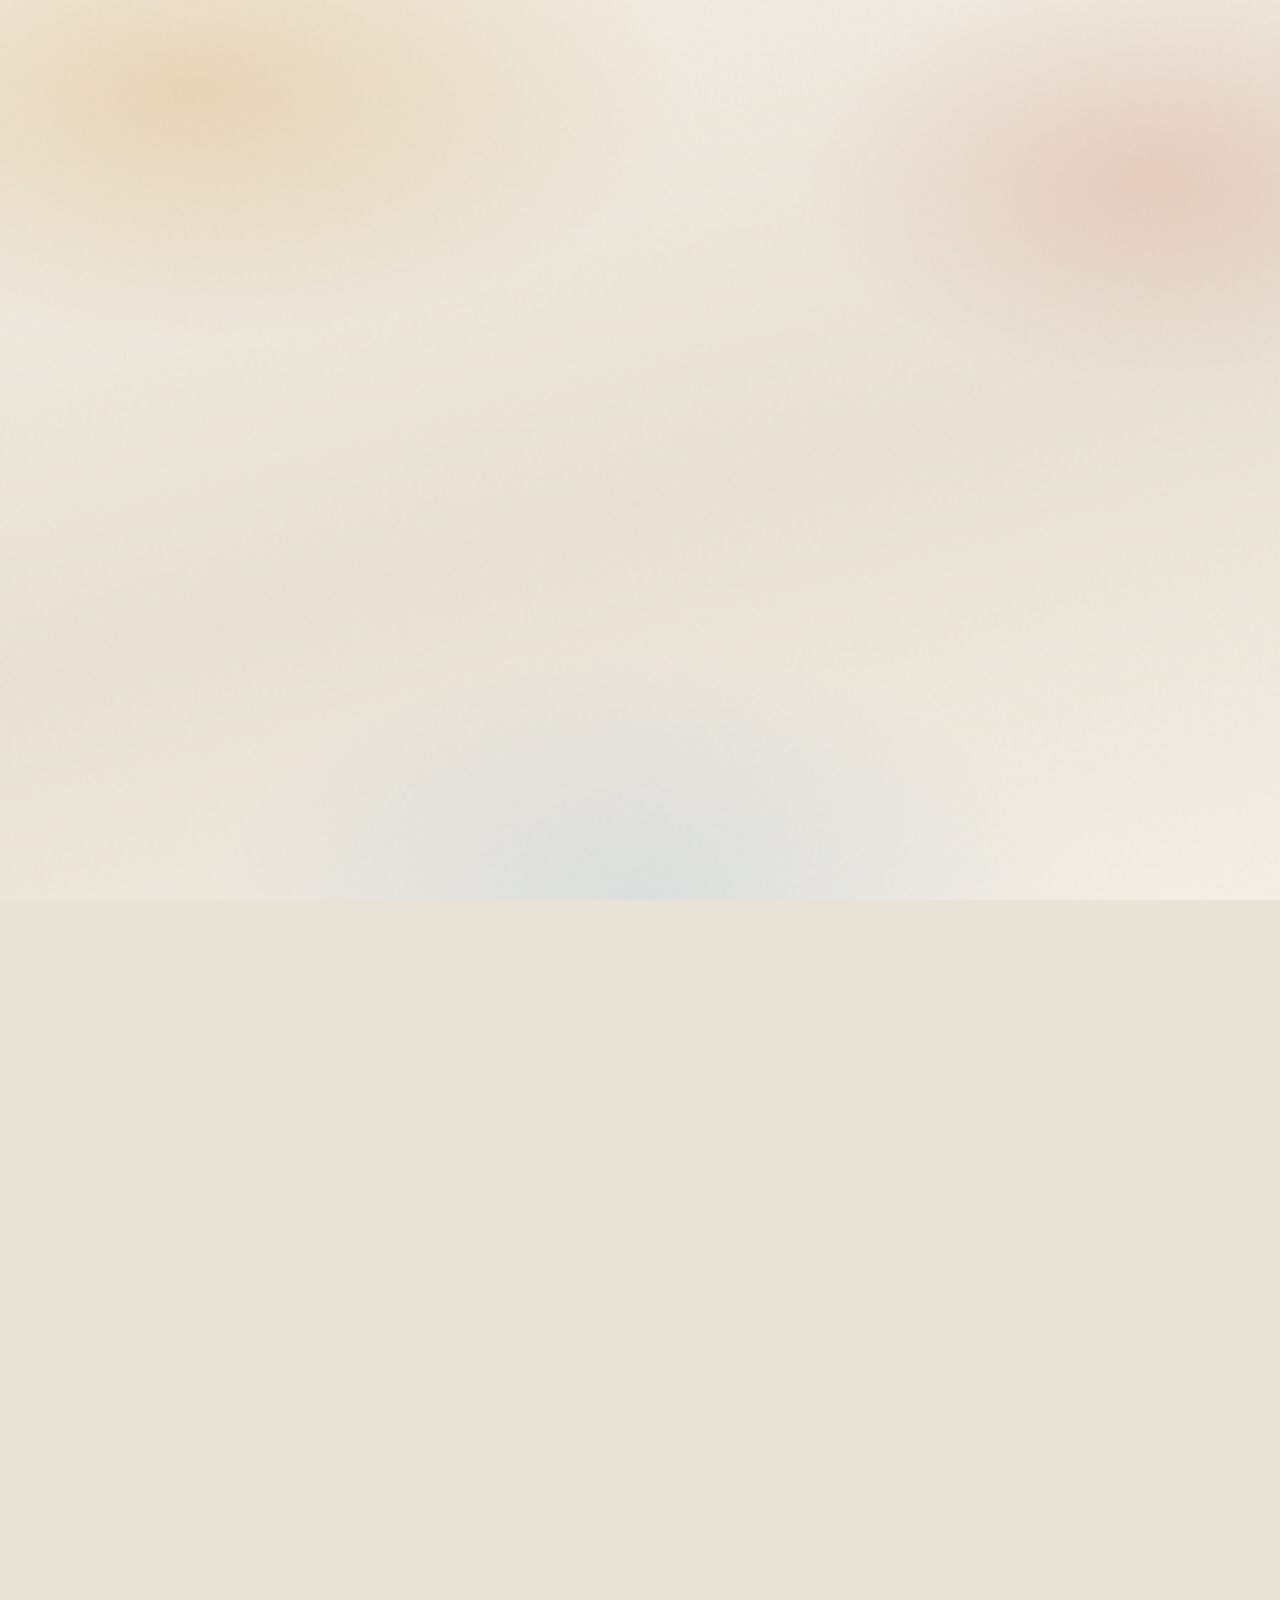
<file: index.html>
﻿<!doctype html>
<html lang="ru" data-theme="dark">
  <head>
    <meta charset="UTF-8" />
    <meta name="viewport" content="width=device-width, initial-scale=1.0, viewport-fit=cover" />
    <meta
      name="description"
      content="SURKINO — афиша кино в Сургуте. Расписание Синема Парк, Каро Фильм, Мир, Вершина, Галактика."
    />
    <title>SURKINO — афиша кино в Сургуте</title>
    <link rel="icon" type="image/svg+xml" href="favicon.svg" />
    <link rel="preconnect" href="https://fonts.googleapis.com" />
    <link rel="preconnect" href="https://fonts.gstatic.com" crossorigin />
    <link
      href="https://fonts.googleapis.com/css2?family=Bebas+Neue&family=Manrope:wght@400;500;600;700&display=swap"
      rel="stylesheet"
    />
    <link rel="stylesheet" href="css/styles.css" />
    <script>
      (function () {
        try {
          if (sessionStorage.getItem("surkino-intro-done")) return;
          var internal = false;
          try {
            internal =
              document.referrer &&
              new URL(document.referrer).origin === location.origin;
          } catch (e) {}
          if (internal) {
            sessionStorage.setItem("surkino-intro-done", "1");
            return;
          }
          document.documentElement.classList.add("intro-pending");
        } catch (e) {
          document.documentElement.classList.add("intro-pending");
        }
      })();
    </script>
    <script>
      (function () {
        if (!document.documentElement.classList.contains("intro-pending")) {
          document.documentElement.classList.add("boot-pending");
        }
      })();
    </script>
  </head>
  <body class="page-home">
    <div id="intro" class="intro" hidden aria-hidden="true">
      <div class="intro-screen">
        <p class="intro-word">SURKINO</p>
      </div>
    </div>

    <header id="site-header" class="site-header site-reveal"></header>

    <main class="site-reveal">
      <section class="hero">
        <div class="hero-stage container">
          <div class="hero-glow hero-glow-a" aria-hidden="true"></div>
          <div class="hero-glow hero-glow-b" aria-hidden="true"></div>
          <div class="hero-glow hero-glow-c" aria-hidden="true"></div>

          <div class="hero-content">
            <p class="eyebrow">Сургут · кинопрокат</p>
            <h1>SURKINO</h1>
            <p class="hero-lead">
              Добро пожаловать. Расписание всех кинотеатров города — в одном месте.
            </p>
            <div class="hero-actions">
              <a href="schedule.html" class="btn btn-primary">Смотреть расписание</a>
              <a href="films.html" class="btn btn-glass">Все фильмы</a>
            </div>
            <div class="hero-stats" id="hero-stats"></div>
          </div>
        </div>
      </section>

      <section class="section">
        <div class="container">
          <div class="section-head">
            <div>
              <h2>Сегодня в городе</h2>
              <p>Выберите день — покажем сеансы по всем площадкам.</p>
            </div>
            <a href="schedule.html" class="btn btn-glass btn-sm">Полное расписание</a>
          </div>
          <div class="date-strip" id="date-strip" role="tablist" aria-label="Дата сеансов"></div>
          <div class="schedule-list" id="schedule-list" style="margin-top: 1.25rem"></div>
        </div>
      </section>

      <section class="section">
        <div class="container">
          <div class="section-head">
            <div>
              <h2>В прокате</h2>
              <p>Классика и новинки — 30 лент с постерами.</p>
            </div>
            <a href="films.html" class="btn btn-glass btn-sm">Каталог</a>
          </div>
          <div class="film-grid" id="films-now"></div>
        </div>
      </section>

      <section class="section">
        <div class="container">
          <div class="section-head">
            <div>
              <h2>Кинотеатры</h2>
              <p>Синема Парк, Каро, Мир, Вершина и Галактика.</p>
            </div>
            <a href="cinemas.html" class="btn btn-glass btn-sm">Все площадки</a>
          </div>
          <div class="cinema-grid" id="cinemas-grid"></div>
        </div>
      </section>

      <section class="section" id="soon-section">
        <div class="container">
          <div class="section-head">
            <div>
              <h2>Скоро на экране</h2>
              <p>Премьеры ближайших недель.</p>
            </div>
          </div>
          <div class="film-grid" id="films-soon"></div>
        </div>
      </section>
    </main>

    <footer id="site-footer" class="site-footer site-reveal"></footer>

    <script src="js/transitions.js"></script>
    <script src="js/data.js"></script>
    <script src="js/schedule.js"></script>
    <script src="js/ui.js"></script>
    <script src="js/home.js"></script>
  </body>
</html>
</file>
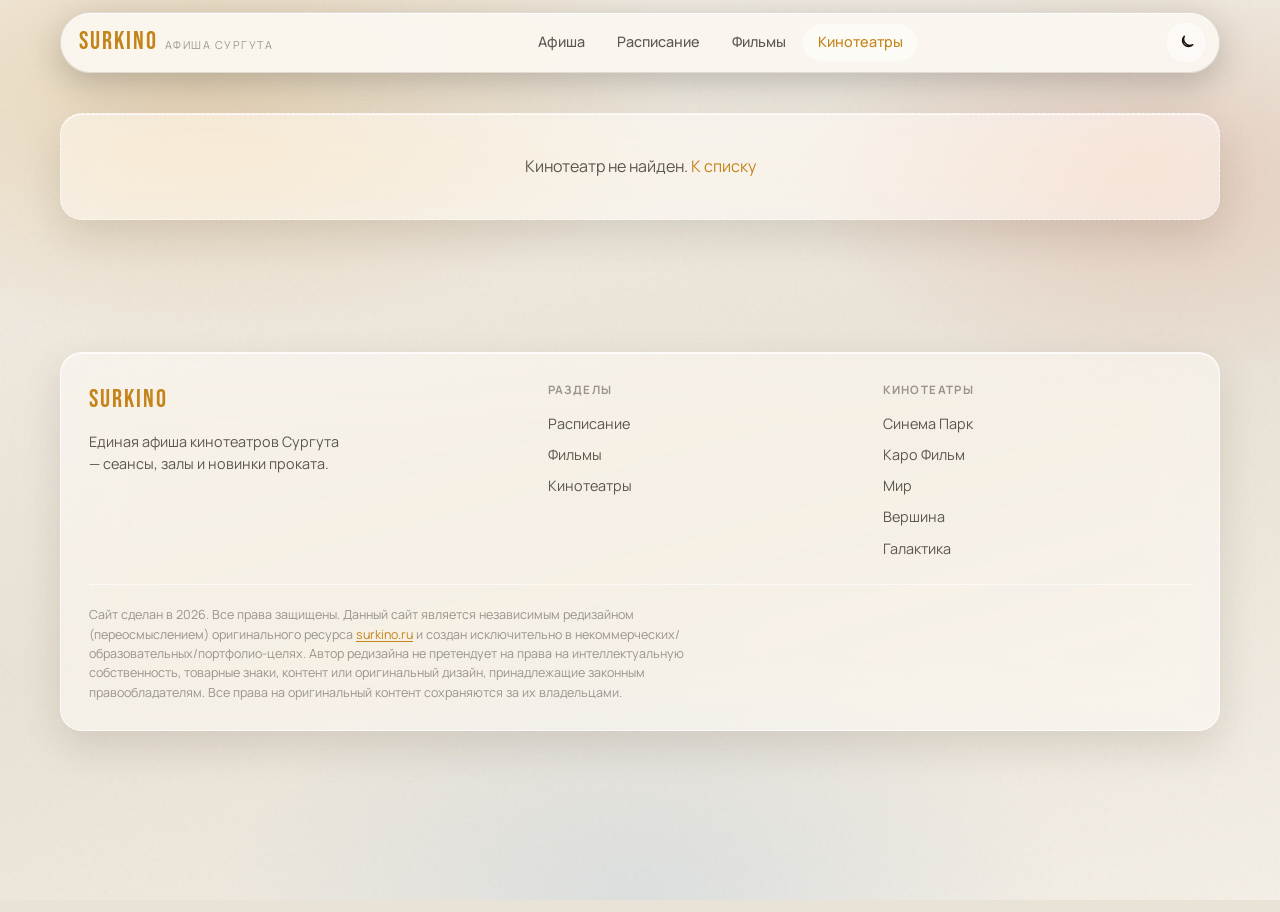
<file: cinema.html>
﻿<!doctype html>
<html lang="ru" data-theme="dark">
  <head>
    <meta charset="UTF-8" />
    <meta name="viewport" content="width=device-width, initial-scale=1.0, viewport-fit=cover" />
    <title>Кинотеатр — SURKINO</title>
    <link rel="icon" type="image/svg+xml" href="favicon.svg" />
    <link rel="preconnect" href="https://fonts.googleapis.com" />
    <link rel="preconnect" href="https://fonts.gstatic.com" crossorigin />
    <link
      href="https://fonts.googleapis.com/css2?family=Bebas+Neue&family=Manrope:wght@400;500;600;700&display=swap"
      rel="stylesheet"
    />
    <link rel="stylesheet" href="css/styles.css" />
    <script>
      document.documentElement.classList.add("boot-pending");
    </script>
  </head>
  <body>
    <header id="site-header" class="site-header"></header>
    <main class="container" id="cinema-root" style="padding-bottom: 3rem"></main>
    <footer id="site-footer" class="site-footer"></footer>
    <script src="js/transitions.js"></script>
    <script src="js/data.js"></script>
    <script src="js/schedule.js"></script>
    <script src="js/ui.js"></script>
    <script src="js/cinema-page.js"></script>
  </body>
</html>
</file>
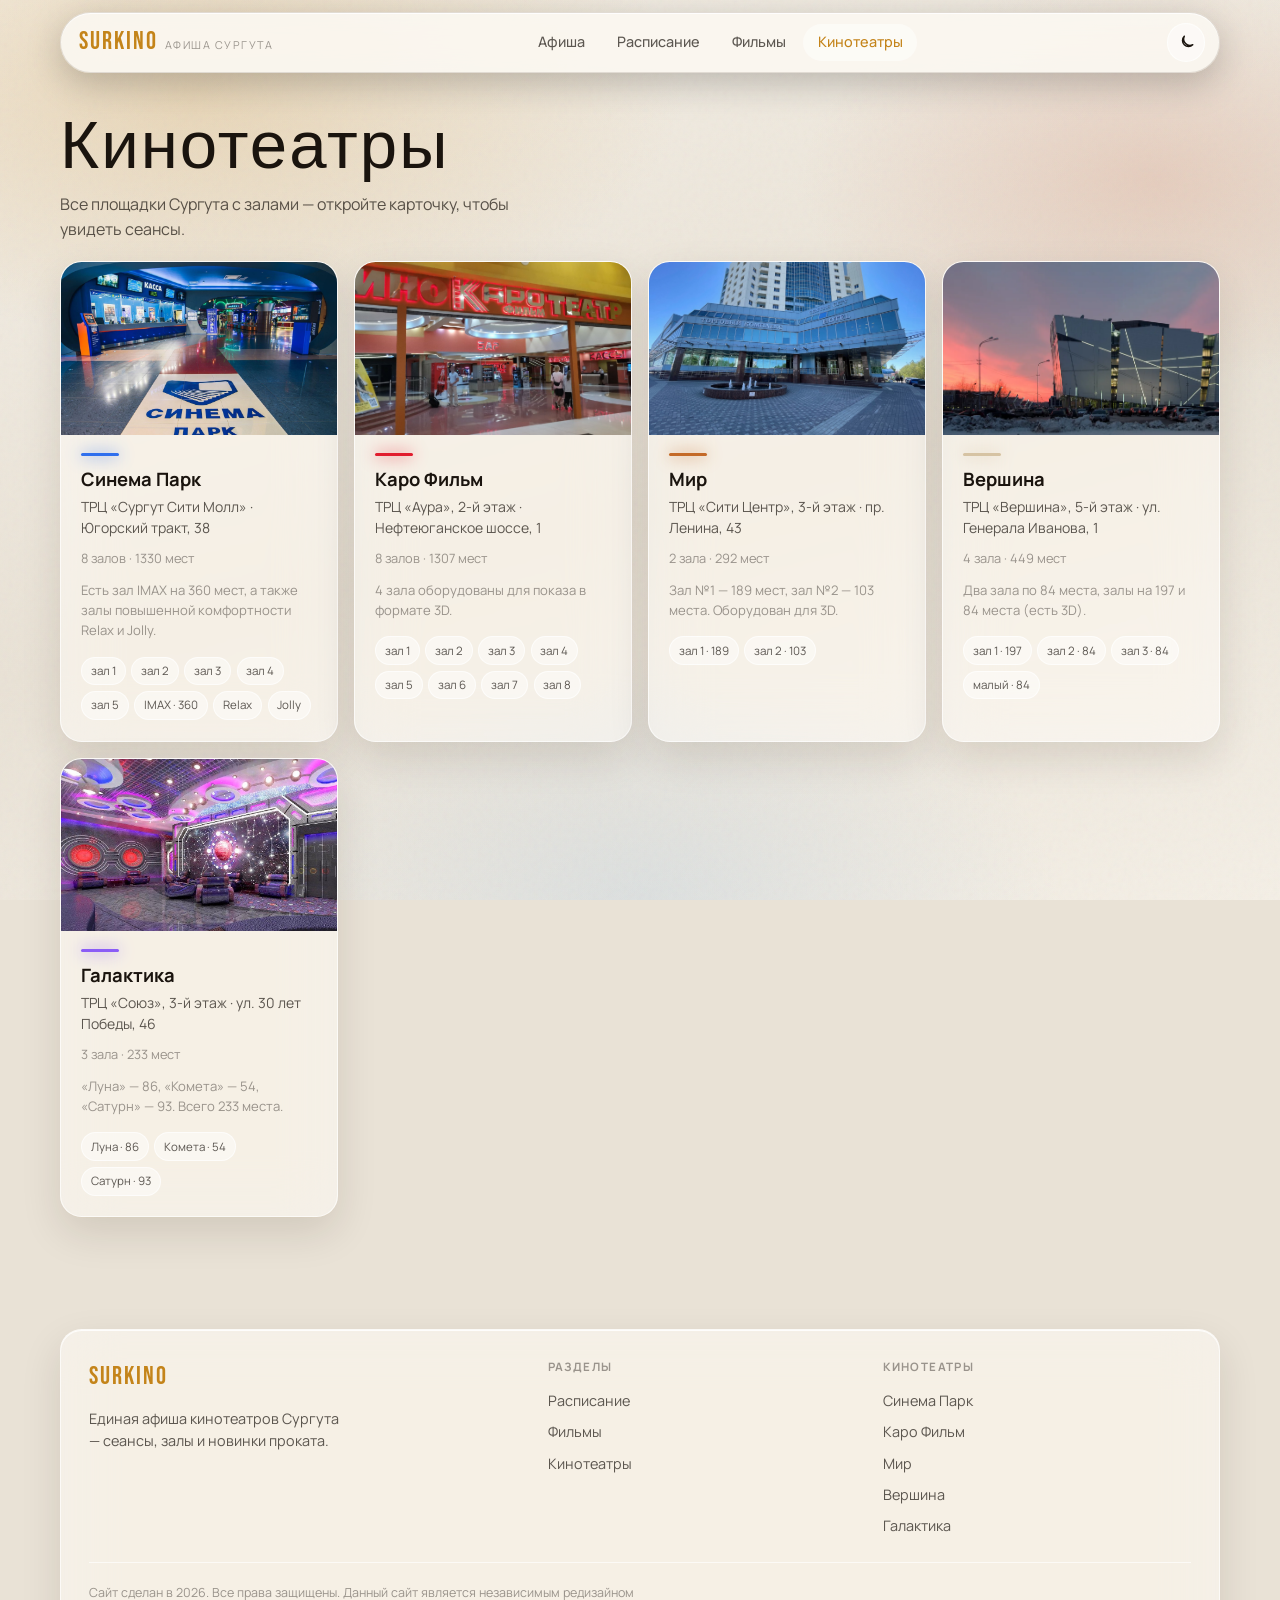
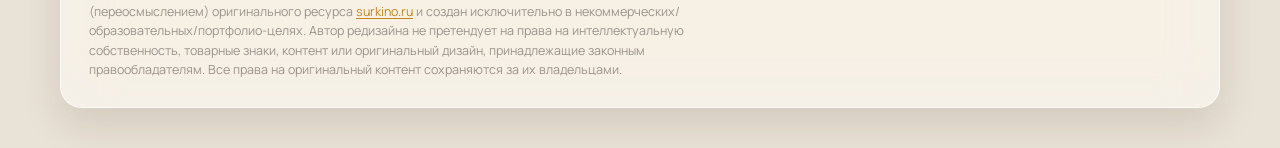
<file: cinemas.html>
﻿<!doctype html>
<html lang="ru" data-theme="dark">
  <head>
    <meta charset="UTF-8" />
    <meta name="viewport" content="width=device-width, initial-scale=1.0, viewport-fit=cover" />
    <title>Кинотеатры — SURKINO</title>
    <link rel="icon" type="image/svg+xml" href="favicon.svg" />
    <link rel="preconnect" href="https://fonts.googleapis.com" />
    <link rel="preconnect" href="https://fonts.gstatic.com" crossorigin />
    <link
      href="https://fonts.googleapis.com/css2?family=Bebas+Neue&family=Manrope:wght@400;500;600;700&display=swap"
      rel="stylesheet"
    />
    <link rel="stylesheet" href="css/styles.css" />
    <script>
      document.documentElement.classList.add("boot-pending");
    </script>
  </head>
  <body>
    <header id="site-header" class="site-header"></header>
    <main class="container">
      <header class="page-head">
        <h1>Кинотеатры</h1>
        <p>Все площадки Сургута с залами — откройте карточку, чтобы увидеть сеансы.</p>
      </header>
      <div class="cinema-grid" id="cinemas-grid" style="padding-bottom: 3rem"></div>
    </main>
    <footer id="site-footer" class="site-footer"></footer>
    <script src="js/transitions.js"></script>
    <script src="js/data.js"></script>
    <script src="js/schedule.js"></script>
    <script src="js/ui.js"></script>
    <script src="js/cinemas-page.js"></script>
  </body>
</html>
</file>
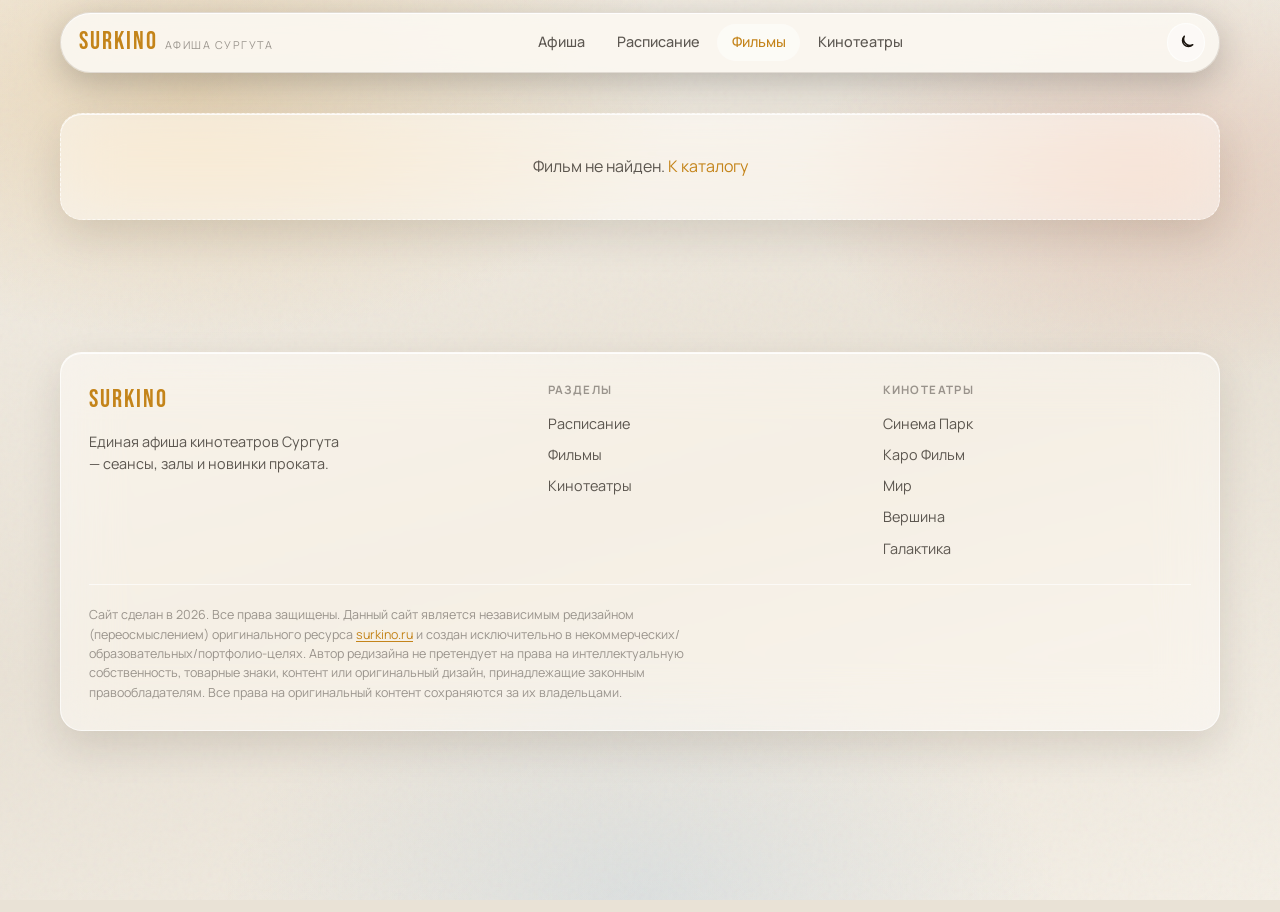
<file: film.html>
﻿<!doctype html>
<html lang="ru" data-theme="dark">
  <head>
    <meta charset="UTF-8" />
    <meta name="viewport" content="width=device-width, initial-scale=1.0, viewport-fit=cover" />
    <title>Фильм — SURKINO</title>
    <link rel="icon" type="image/svg+xml" href="favicon.svg" />
    <link rel="preconnect" href="https://fonts.googleapis.com" />
    <link rel="preconnect" href="https://fonts.gstatic.com" crossorigin />
    <link
      href="https://fonts.googleapis.com/css2?family=Bebas+Neue&family=Manrope:wght@400;500;600;700&display=swap"
      rel="stylesheet"
    />
    <link rel="stylesheet" href="css/styles.css" />
    <script>
      document.documentElement.classList.add("boot-pending");
    </script>
  </head>
  <body>
    <header id="site-header" class="site-header"></header>
    <main class="container" id="film-root" style="padding-bottom: 3rem"></main>
    <footer id="site-footer" class="site-footer"></footer>
    <script src="js/transitions.js"></script>
    <script src="js/data.js"></script>
    <script src="js/schedule.js"></script>
    <script src="js/ui.js"></script>
    <script src="js/film-page.js"></script>
  </body>
</html>
</file>
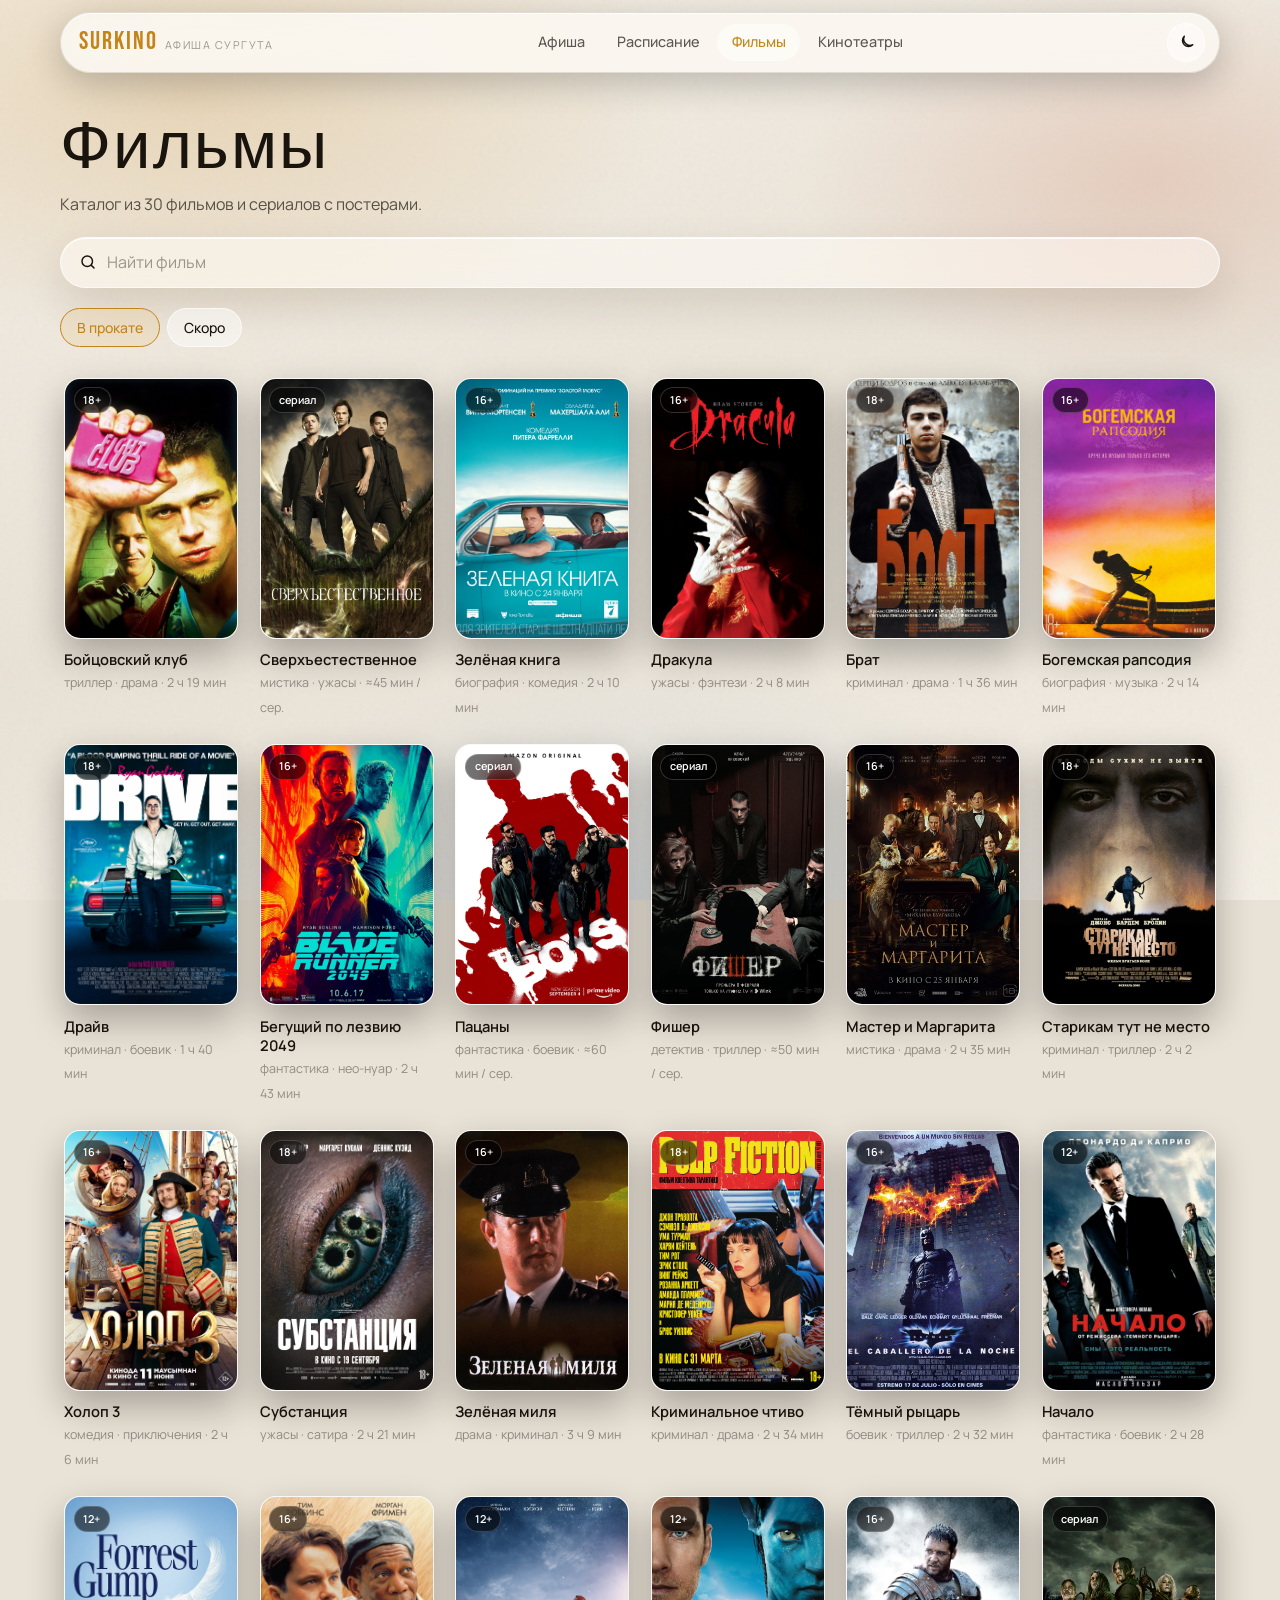
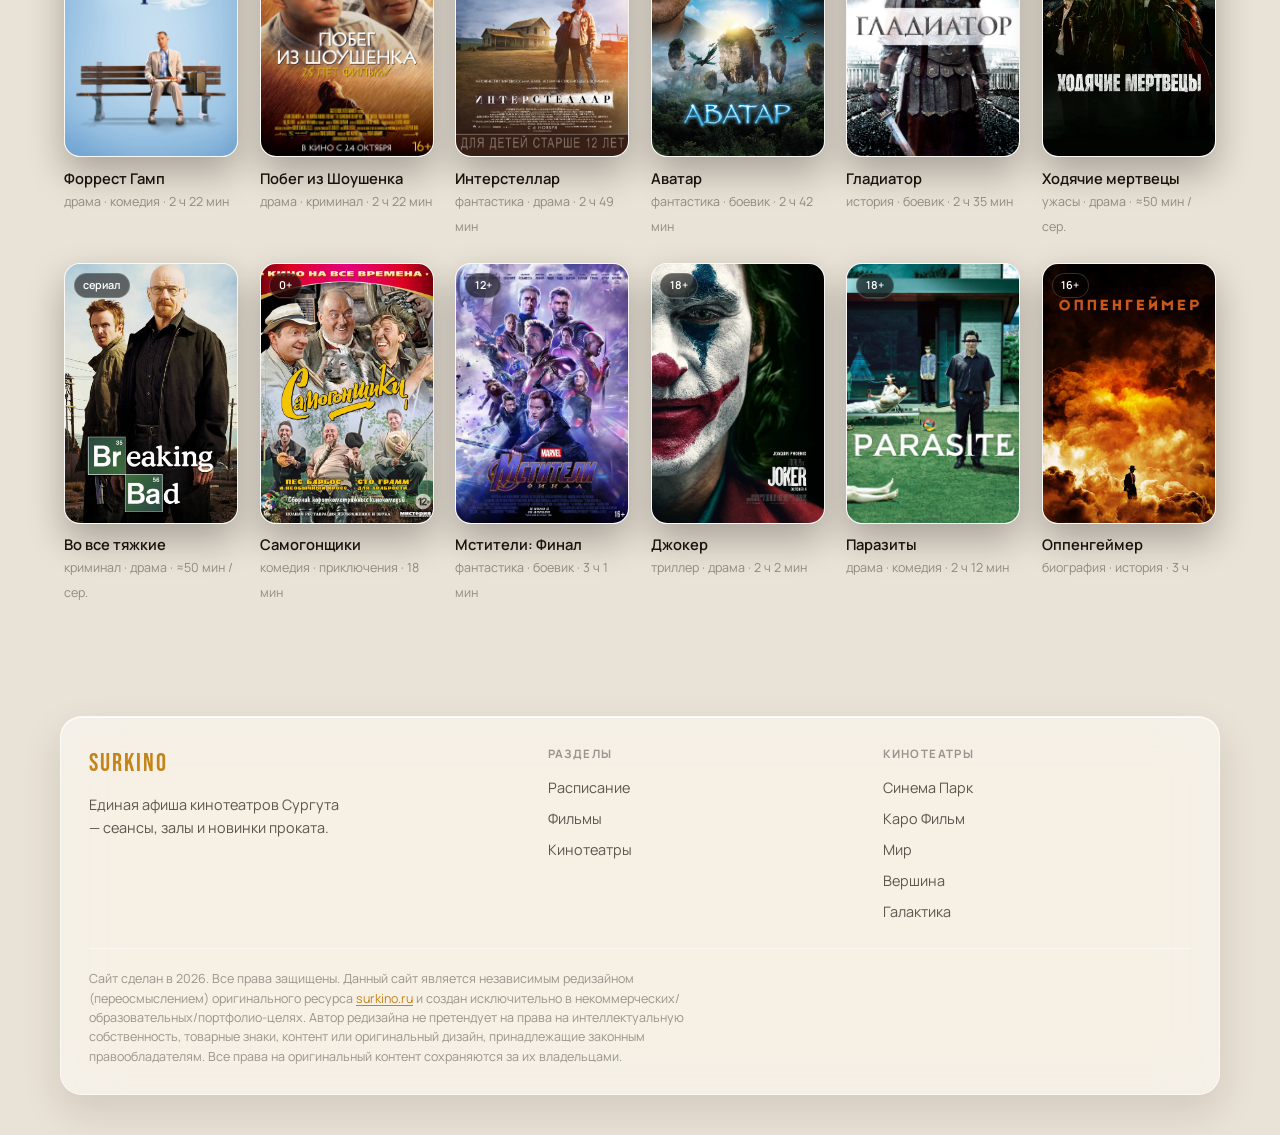
<file: films.html>
﻿<!doctype html>
<html lang="ru" data-theme="dark">
  <head>
    <meta charset="UTF-8" />
    <meta name="viewport" content="width=device-width, initial-scale=1.0, viewport-fit=cover" />
    <title>Фильмы — SURKINO</title>
    <link rel="icon" type="image/svg+xml" href="favicon.svg" />
    <link rel="preconnect" href="https://fonts.googleapis.com" />
    <link rel="preconnect" href="https://fonts.gstatic.com" crossorigin />
    <link
      href="https://fonts.googleapis.com/css2?family=Bebas+Neue&family=Manrope:wght@400;500;600;700&display=swap"
      rel="stylesheet"
    />
    <link rel="stylesheet" href="css/styles.css" />
    <script>
      document.documentElement.classList.add("boot-pending");
    </script>
  </head>
  <body>
    <header id="site-header" class="site-header"></header>
    <main class="container">
      <header class="page-head">
        <h1>Фильмы</h1>
        <p>Каталог из 30 фильмов и сериалов с постерами.</p>
      </header>
      <label class="search-box glass glass-pill">
        <svg width="18" height="18" viewBox="0 0 24 24" fill="none" aria-hidden="true">
          <circle cx="11" cy="11" r="7" stroke="currentColor" stroke-width="2" />
          <path d="M20 20l-3.5-3.5" stroke="currentColor" stroke-width="2" stroke-linecap="round" />
        </svg>
        <input type="search" id="search" placeholder="Найти фильм" aria-label="Найти фильм" />
      </label>
      <div class="filter-row" id="tabs">
        <button type="button" class="filter-chip is-active" data-tab="now">В прокате</button>
        <button type="button" class="filter-chip" data-tab="soon">Скоро</button>
      </div>
      <div class="film-grid" id="films-grid" style="padding-bottom: 3rem"></div>
    </main>
    <footer id="site-footer" class="site-footer"></footer>
    <script src="js/transitions.js"></script>
    <script src="js/data.js"></script>
    <script src="js/schedule.js"></script>
    <script src="js/ui.js"></script>
    <script src="js/films-page.js"></script>
  </body>
</html>
</file>
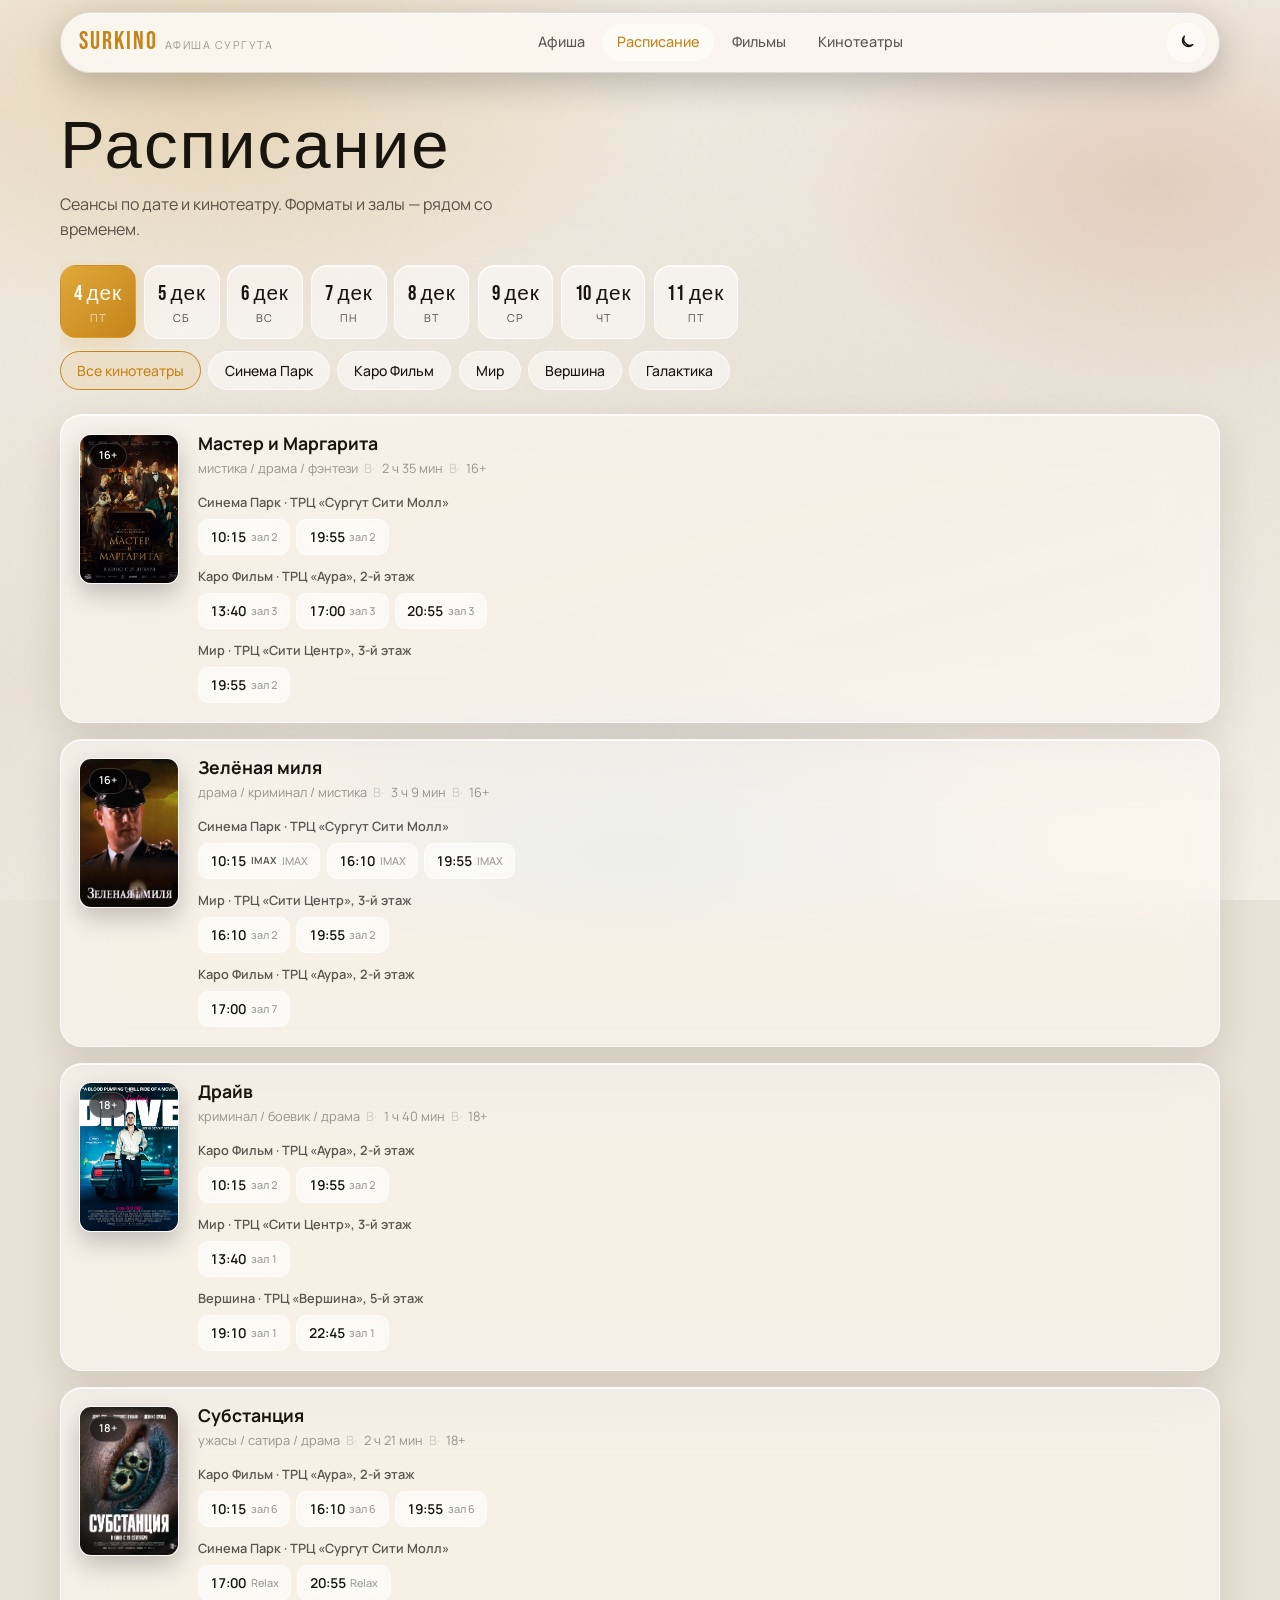
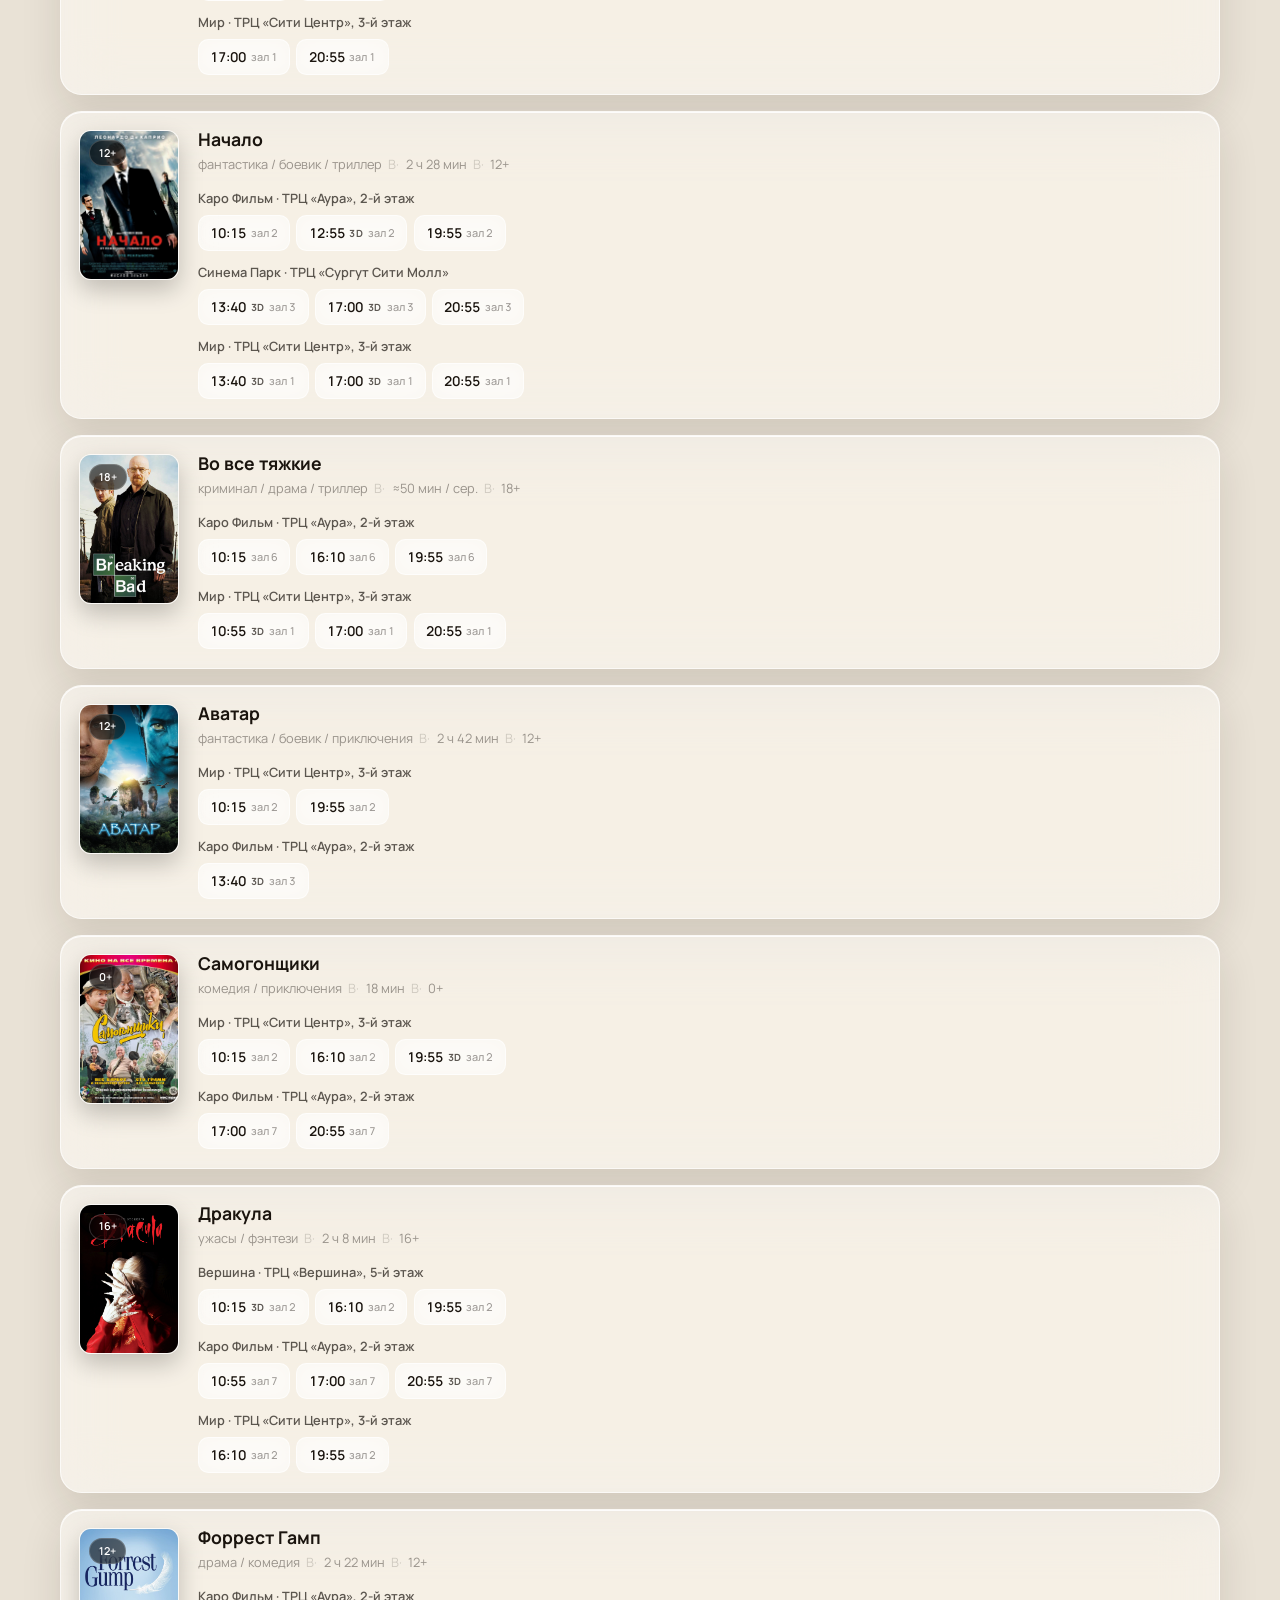
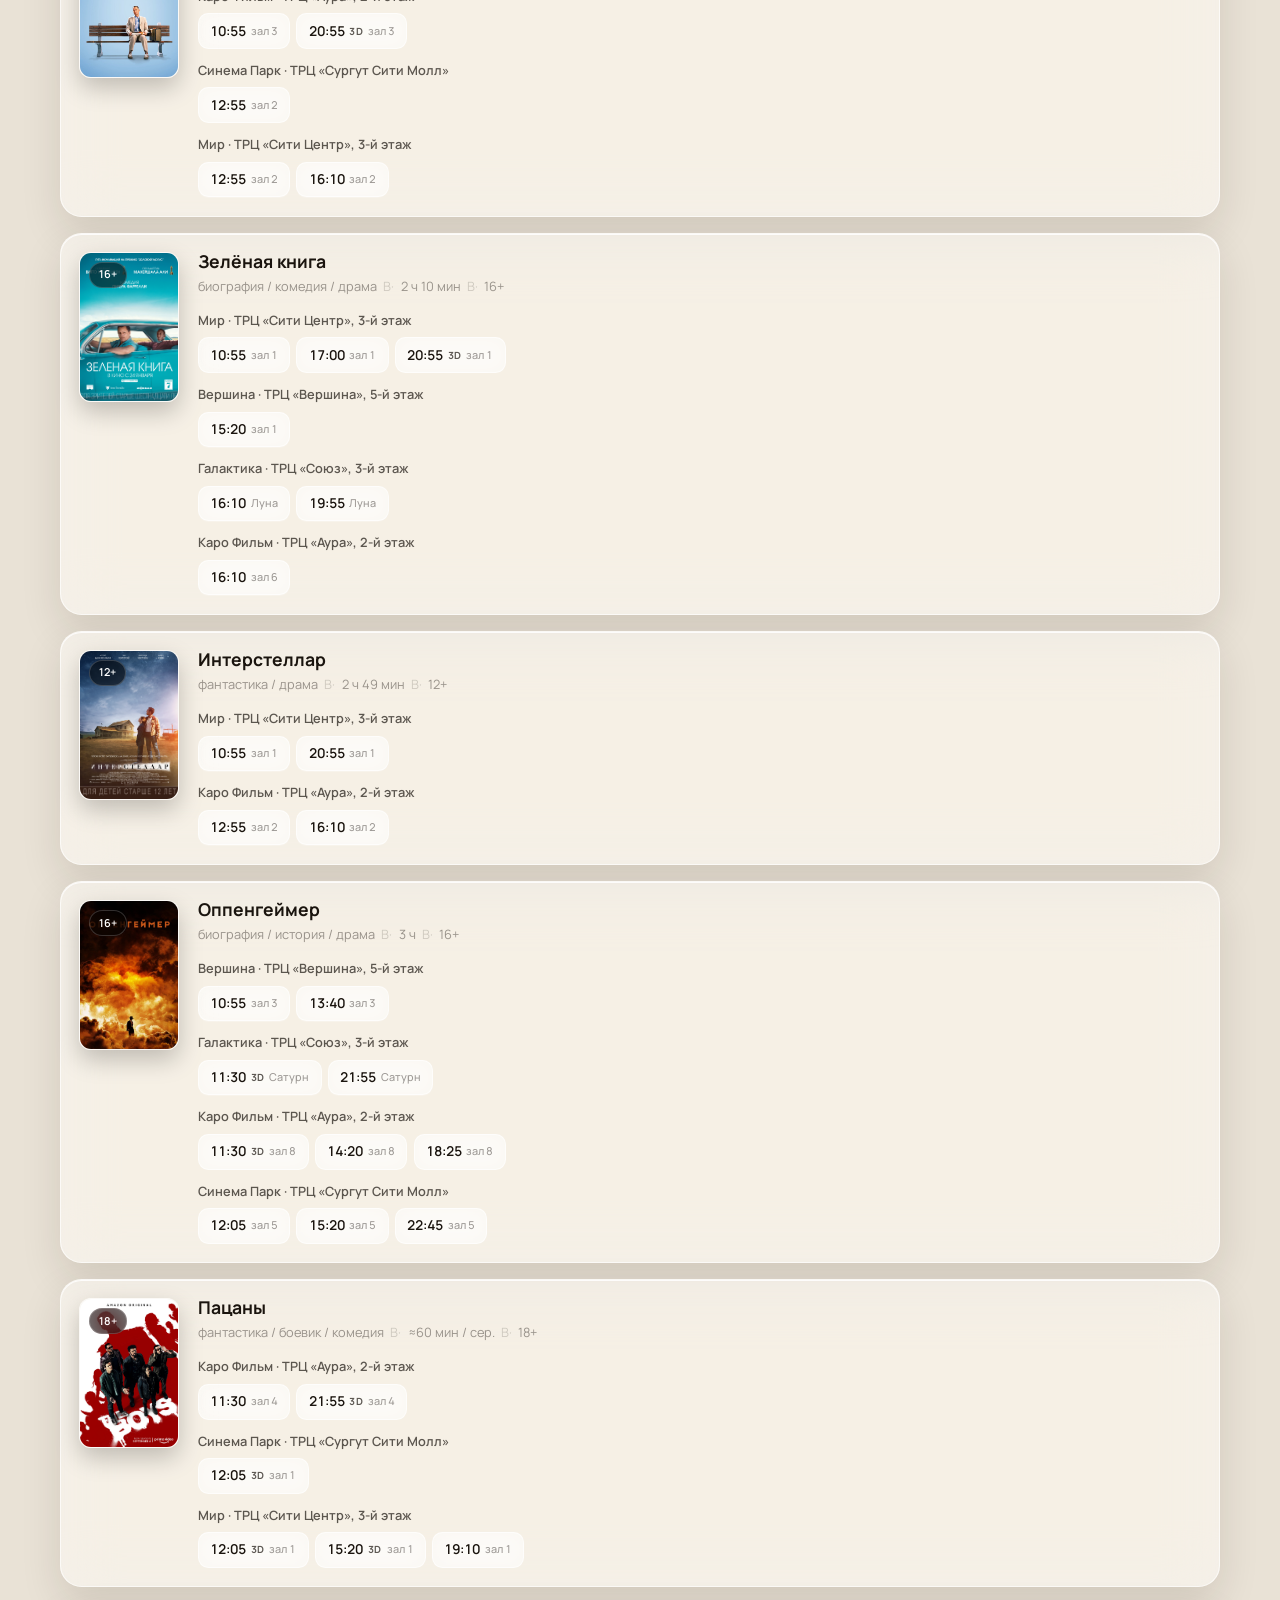
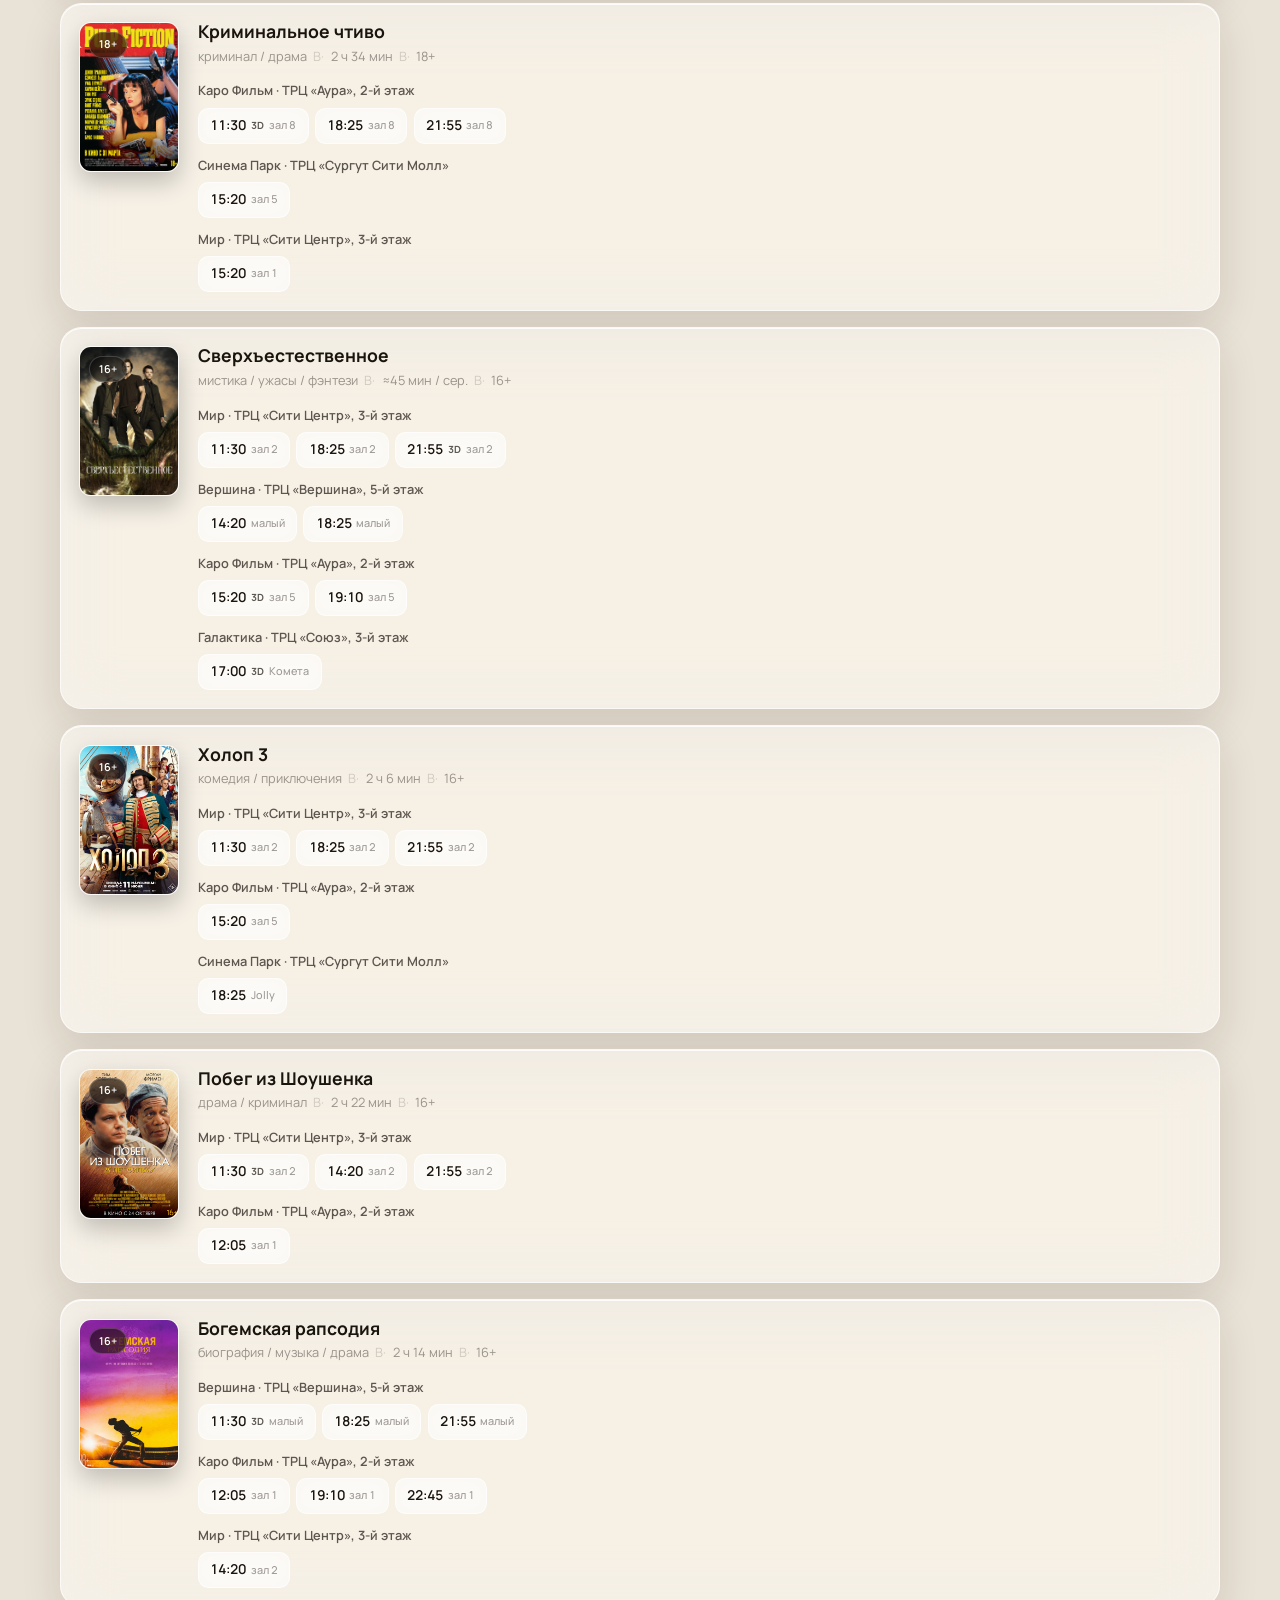
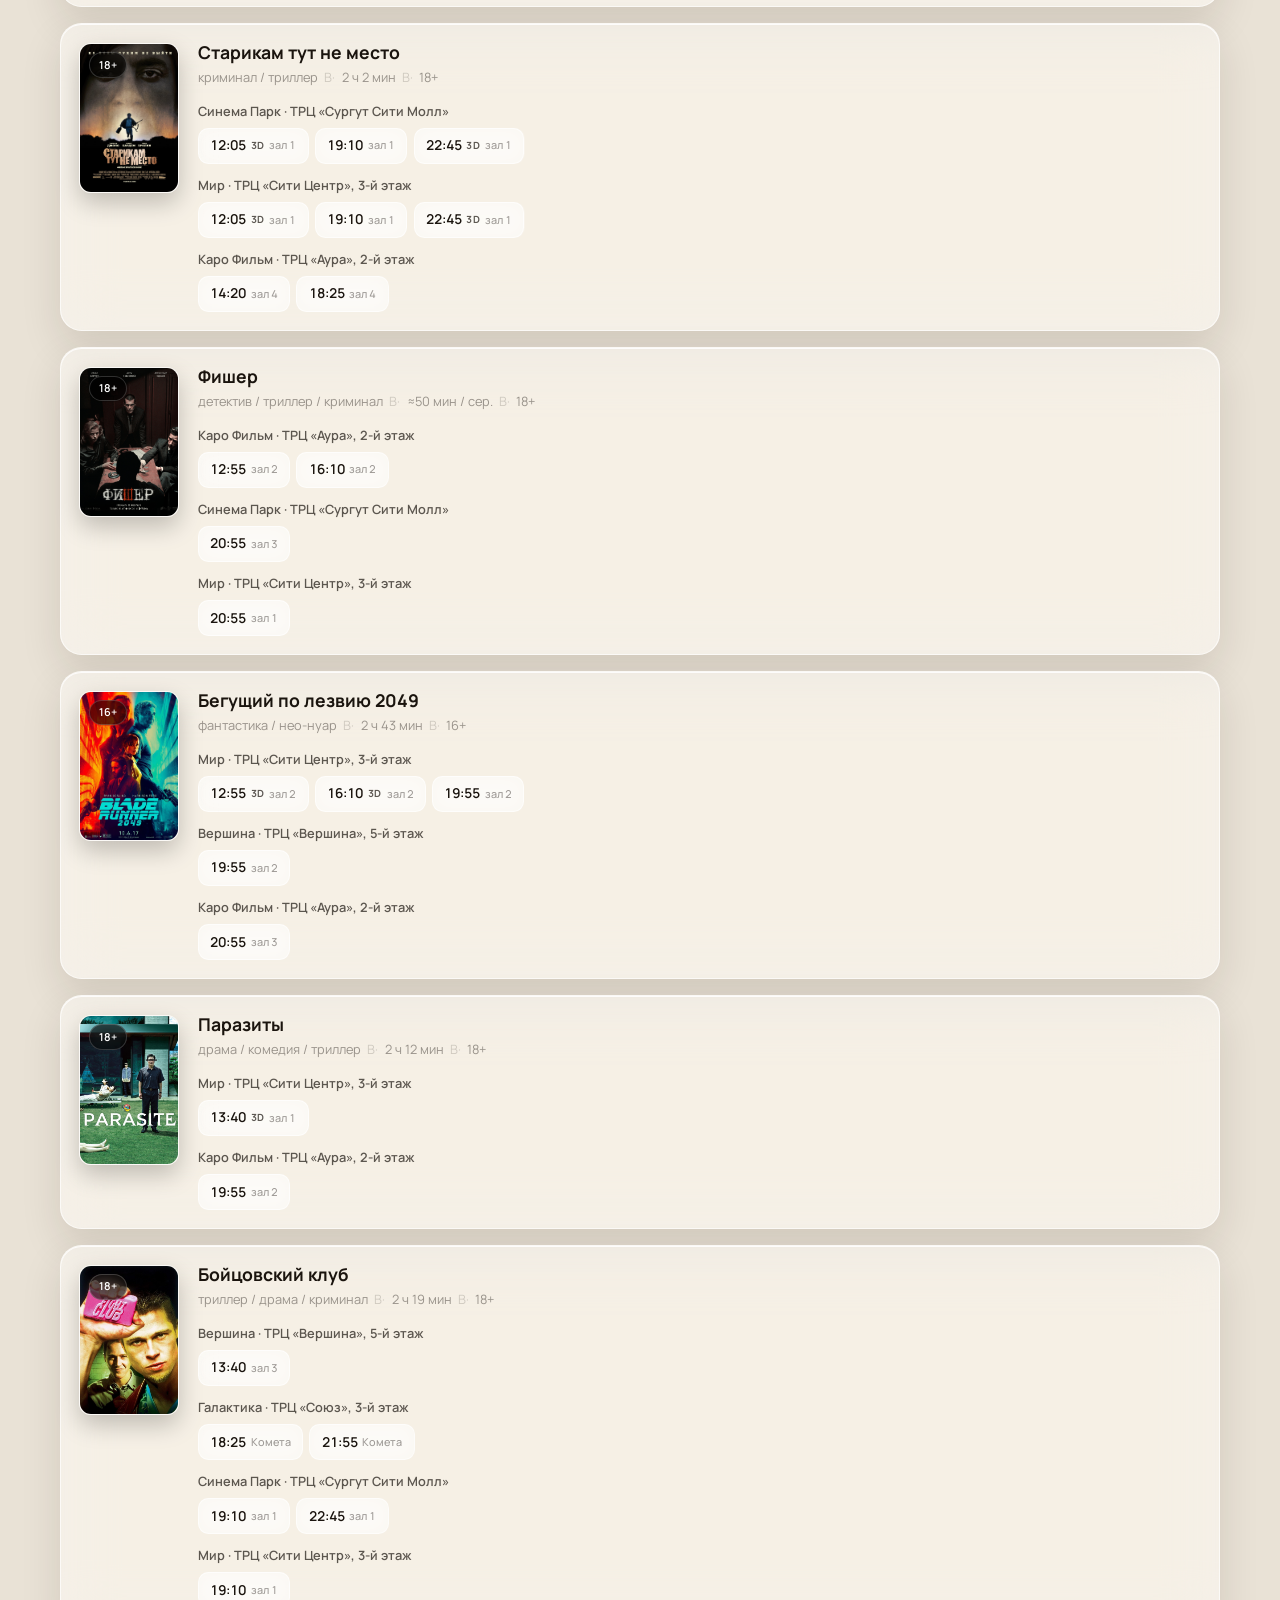
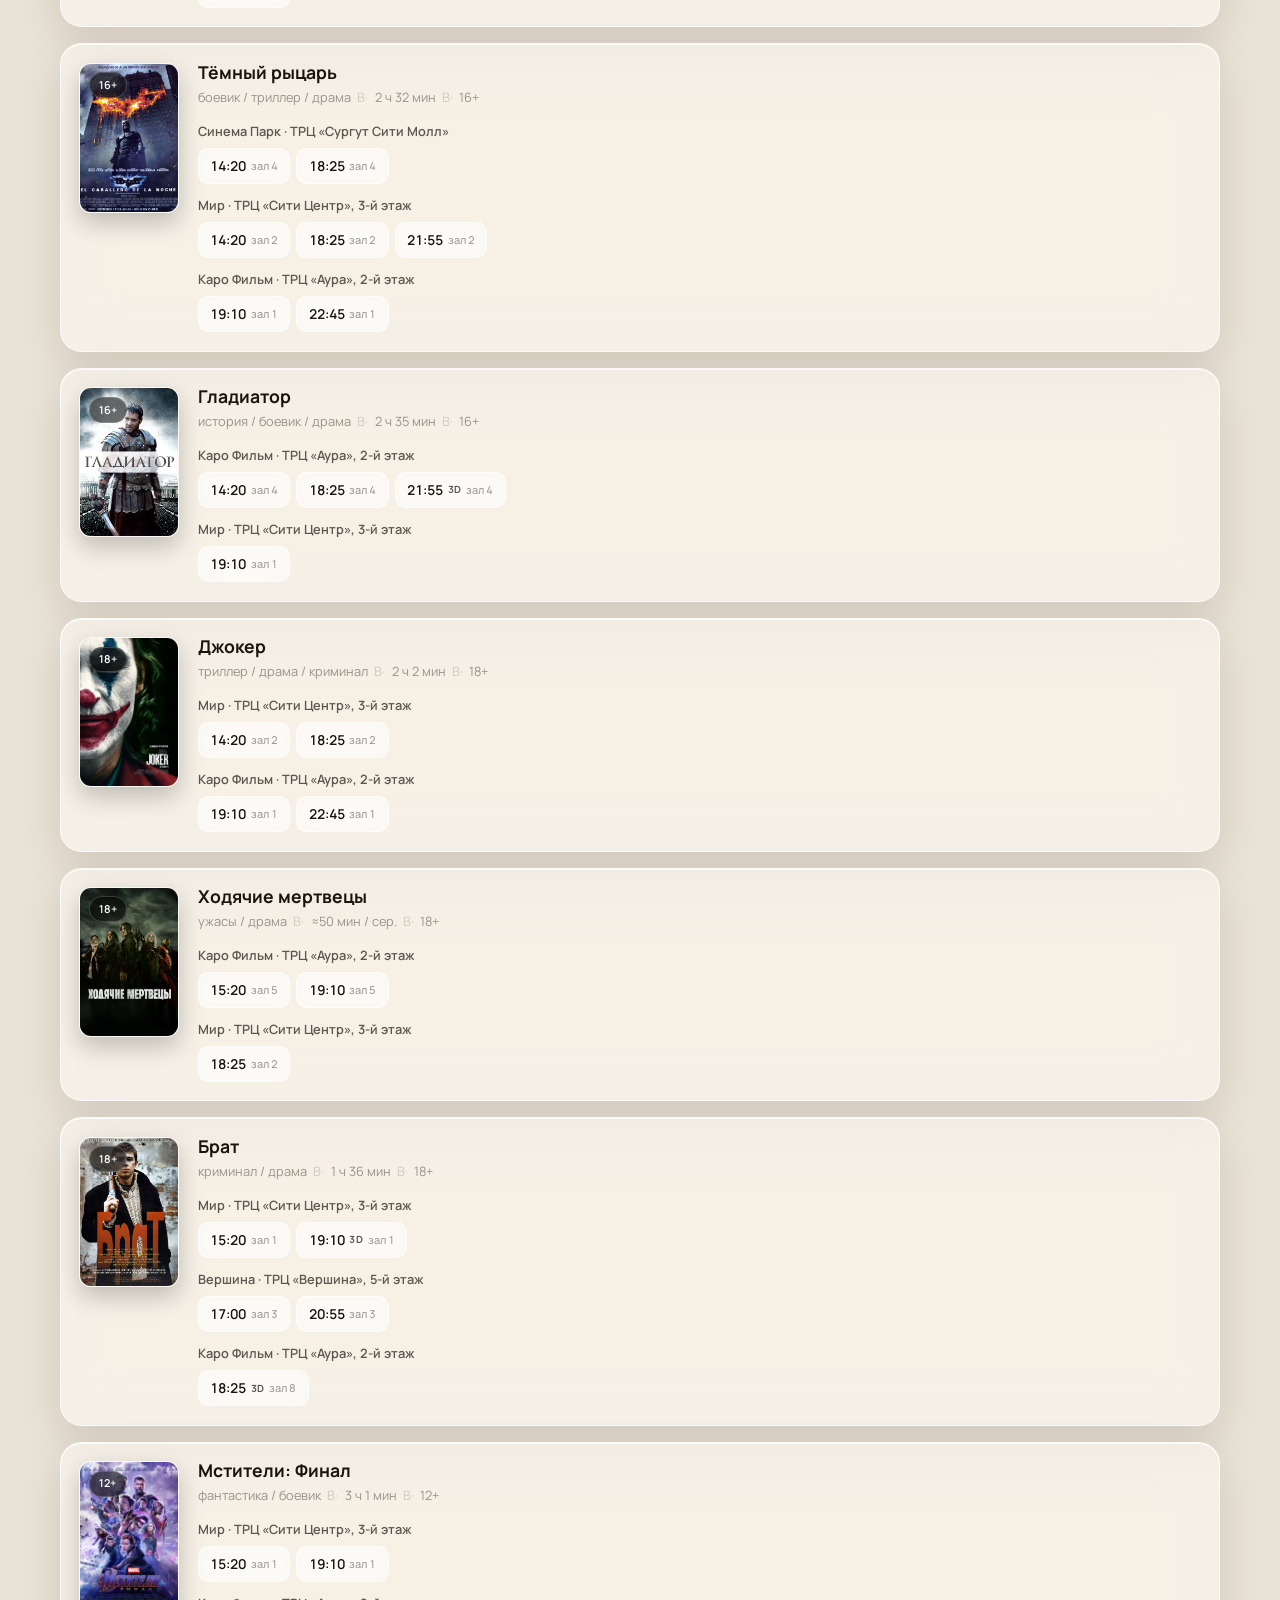
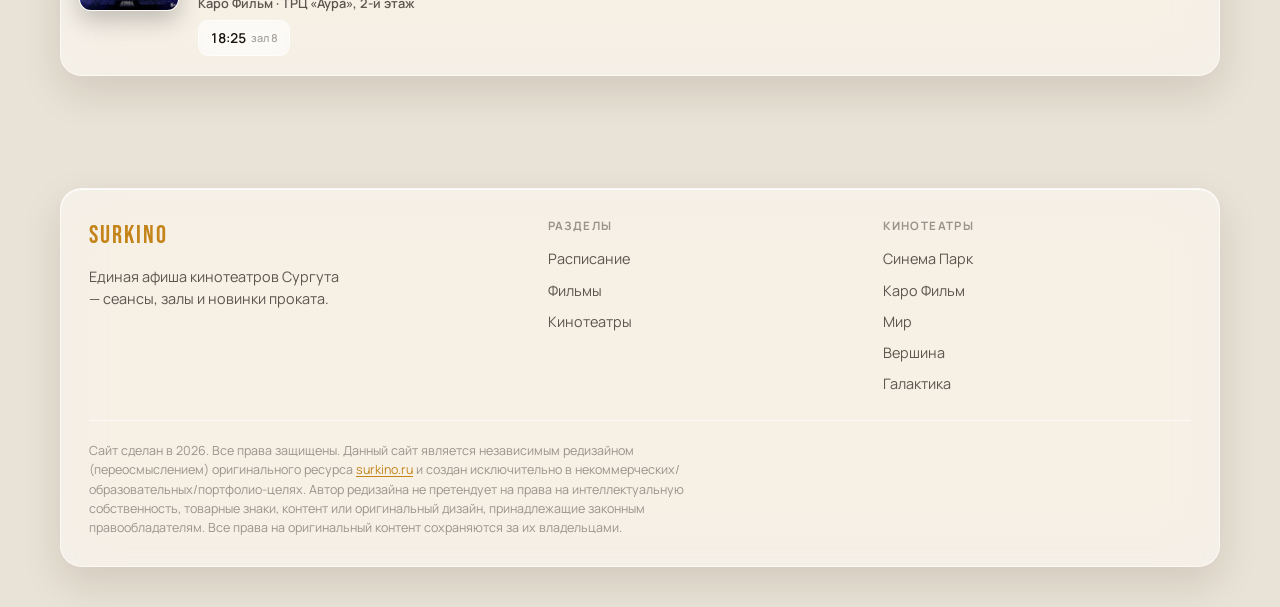
<file: schedule.html>
﻿<!doctype html>
<html lang="ru" data-theme="dark">
  <head>
    <meta charset="UTF-8" />
    <meta name="viewport" content="width=device-width, initial-scale=1.0, viewport-fit=cover" />
    <title>Расписание — SURKINO</title>
    <link rel="icon" type="image/svg+xml" href="favicon.svg" />
    <link rel="preconnect" href="https://fonts.googleapis.com" />
    <link rel="preconnect" href="https://fonts.gstatic.com" crossorigin />
    <link
      href="https://fonts.googleapis.com/css2?family=Bebas+Neue&family=Manrope:wght@400;500;600;700&display=swap"
      rel="stylesheet"
    />
    <link rel="stylesheet" href="css/styles.css" />
    <script>
      document.documentElement.classList.add("boot-pending");
    </script>
  </head>
  <body>
    <header id="site-header" class="site-header"></header>
    <main class="container">
      <header class="page-head">
        <h1>Расписание</h1>
        <p>Сеансы по дате и кинотеатру. Форматы и залы — рядом со временем.</p>
      </header>
      <div class="date-strip" id="date-strip" role="tablist"></div>
      <div class="filter-row" id="cinema-filters"></div>
      <div class="schedule-list" id="schedule-list" style="padding-bottom: 3rem"></div>
    </main>
    <footer id="site-footer" class="site-footer"></footer>
    <script src="js/transitions.js"></script>
    <script src="js/data.js"></script>
    <script src="js/schedule.js"></script>
    <script src="js/ui.js"></script>
    <script src="js/schedule-page.js"></script>
  </body>
</html>
</file>
<file: css/styles.css>
﻿/* ============================================
   SURKINO вЂ” Liquid Glass + cinema amber
   ============================================ */

:root,
[data-theme="dark"] {
  --bg0: #070605;
  --bg1: #12100e;
  --text: #f5f0e8;
  --text-soft: rgba(245, 240, 232, 0.72);
  --text-faint: rgba(245, 240, 232, 0.45);
  --accent: #e8a838;
  --accent-2: #f0c56a;
  --accent-ink: #1a1408;
  --glass: rgba(255, 248, 235, 0.07);
  --glass-strong: rgba(255, 248, 235, 0.12);
  --glass-border: rgba(255, 248, 235, 0.18);
  --glass-shine: rgba(255, 255, 255, 0.28);
  --glass-shadow: 0 18px 50px rgba(0, 0, 0, 0.45);
  --chip: rgba(255, 248, 235, 0.08);
  --chip-hover: rgba(232, 168, 56, 0.2);
  --header: rgba(10, 9, 8, 0.55);
  --hero-glow: rgba(232, 168, 56, 0.28);
  --header-bar: rgba(18, 16, 14, 0.92);
  --header-bar-border: rgba(255, 248, 235, 0.14);
  --danger: #e85d4c;
  --ok: #6bbf8a;
  color-scheme: dark;
}

[data-theme="light"] {
  --bg0: #e9e2d6;
  --bg1: #f4efe6;
  --text: #1a140e;
  --text-soft: rgba(26, 20, 14, 0.7);
  --text-faint: rgba(26, 20, 14, 0.42);
  --accent: #c4841a;
  --accent-2: #e0a83a;
  --accent-ink: #fffaf0;
  --glass: rgba(255, 255, 255, 0.48);
  --glass-strong: rgba(255, 255, 255, 0.68);
  --glass-border: rgba(255, 255, 255, 0.65);
  --glass-shine: rgba(255, 255, 255, 0.85);
  --glass-shadow: 0 16px 40px rgba(40, 28, 12, 0.12);
  --chip: rgba(255, 255, 255, 0.45);
  --chip-hover: rgba(196, 132, 26, 0.16);
  --header: rgba(244, 239, 230, 0.58);
  --hero-glow: rgba(196, 132, 26, 0.22);
  --header-bar: rgba(250, 247, 241, 0.94);
  --header-bar-border: rgba(40, 28, 12, 0.12);
  color-scheme: light;
}

*,
*::before,
*::after {
  box-sizing: border-box;
}

html {
  scroll-behavior: smooth;
}

body {
  margin: 0;
  min-height: 100vh;
  min-height: 100dvh;
  font-family: "Manrope", "Segoe UI", system-ui, sans-serif;
  color: var(--text);
  background: var(--bg0);
  line-height: 1.55;
  -webkit-font-smoothing: antialiased;
  overflow-x: hidden;
  padding-left: env(safe-area-inset-left);
  padding-right: env(safe-area-inset-right);
  padding-bottom: env(safe-area-inset-bottom);
}

/* Ambient liquid backdrop */
body::before {
  content: "";
  position: fixed;
  inset: 0;
  z-index: -2;
  background:
    radial-gradient(ellipse 70% 50% at 15% 10%, var(--hero-glow), transparent 55%),
    radial-gradient(ellipse 55% 45% at 90% 20%, rgba(196, 92, 58, 0.18), transparent 50%),
    radial-gradient(ellipse 60% 50% at 50% 100%, rgba(74, 143, 212, 0.12), transparent 55%),
    linear-gradient(165deg, var(--bg1), var(--bg0) 55%, var(--bg1));
}

body::after {
  content: "";
  position: fixed;
  inset: 0;
  z-index: -1;
  pointer-events: none;
  opacity: 0.04;
  background-image: url("data:image/svg+xml,%3Csvg viewBox='0 0 200 200' xmlns='http://www.w3.org/2000/svg'%3E%3Cfilter id='n'%3E%3CfeTurbulence type='fractalNoise' baseFrequency='0.9' numOctaves='4' stitchTiles='stitch'/%3E%3C/filter%3E%3Crect width='100%25' height='100%25' filter='url(%23n)'/%3E%3C/svg%3E");
}

a {
  color: inherit;
  text-decoration: none;
}

button,
input {
  font: inherit;
  color: inherit;
}

h1,
h2,
h3 {
  font-family: "Bebas Neue", "Arial Narrow", Impact, sans-serif;
  font-weight: 400;
  letter-spacing: 0.03em;
  line-height: 1.05;
  margin: 0;
}

.container {
  width: min(1160px, calc(100% - 2rem));
  margin-inline: auto;
  overflow: visible;
}

html.boot-pending body {
  opacity: 0;
}

html.boot-ready body {
  opacity: 1;
  transition: opacity 0.4s ease;
}

html.page-leave body {
  opacity: 0;
  transition: opacity 0.28s ease;
}

html.intro-pending body {
  opacity: 1;
}

@media (prefers-reduced-motion: reduce) {
  html.boot-pending body,
  html.boot-ready body,
  html.page-leave body {
    opacity: 1 !important;
    transition: none !important;
  }
}

/* ——— Liquid Glass primitive ——— */
.glass {
  background: var(--glass);
  border: 1px solid var(--glass-border);
  box-shadow: var(--glass-shadow), inset 0 1px 0 var(--glass-shine);
  backdrop-filter: blur(28px) saturate(160%);
  -webkit-backdrop-filter: blur(28px) saturate(160%);
  border-radius: 1.35rem;
}

.glass-strong {
  background: var(--glass-strong);
}

.glass-pill {
  border-radius: 999px;
}

/* вЂ”вЂ”вЂ” Header вЂ”вЂ”вЂ” */
.site-header {
  position: sticky;
  top: max(0.75rem, env(safe-area-inset-top));
  z-index: 100;
  width: min(1160px, calc(100% - 2rem));
  margin: 0.75rem auto 0;
}

.header-bar {
  display: flex;
  align-items: center;
  justify-content: space-between;
  gap: 1rem;
  padding: 0.65rem 0.85rem 0.65rem 1.15rem;
  border-radius: 999px;
  background: var(--header-bar) !important;
  border: 1px solid var(--header-bar-border);
  box-shadow: 0 10px 36px rgba(0, 0, 0, 0.22), inset 0 1px 0 var(--glass-shine);
  backdrop-filter: blur(22px) saturate(160%);
  -webkit-backdrop-filter: blur(22px) saturate(160%);
}

.logo {
  display: flex;
  align-items: baseline;
  gap: 0.4rem;
  flex-shrink: 0;
}

.logo-mark {
  font-family: "Bebas Neue", "Arial Narrow", Impact, sans-serif;
  font-size: 1.55rem;
  letter-spacing: 0.08em;
  color: var(--accent);
}

.logo-sub {
  font-size: 0.68rem;
  letter-spacing: 0.14em;
  text-transform: uppercase;
  color: var(--text-faint);
  display: none;
}

@media (min-width: 720px) {
  .logo-sub {
    display: inline;
  }
}

.nav {
  display: none;
  gap: 0.2rem;
}

@media (min-width: 860px) {
  .nav {
    display: flex;
  }
}

.nav a {
  padding: 0.45rem 0.9rem;
  border-radius: 999px;
  font-size: 0.9rem;
  font-weight: 500;
  color: var(--text-soft);
  transition: background 0.2s, color 0.2s;
}

.nav a:hover,
.nav a.is-active {
  color: var(--text);
  background: var(--chip);
}

.nav a.is-active {
  color: var(--accent);
}

.header-actions {
  display: flex;
  align-items: center;
  gap: 0.4rem;
}

.icon-btn {
  width: 2.4rem;
  height: 2.4rem;
  display: inline-flex;
  align-items: center;
  justify-content: center;
  border-radius: 999px;
  border: 1px solid var(--glass-border);
  background: var(--chip);
  cursor: pointer;
  transition: background 0.2s, transform 0.15s;
}

.icon-btn:hover {
  background: var(--chip-hover);
}

.icon-btn:active {
  transform: scale(0.96);
}

.menu-btn {
  display: inline-flex;
}

@media (min-width: 860px) {
  .menu-btn {
    display: none;
  }
}

.mobile-nav {
  display: none;
  flex-direction: column;
  gap: 0.2rem;
  margin-top: 0.5rem;
  padding: 0.6rem;
  border-radius: 1.25rem;
  background: var(--header-bar);
  border: 1px solid var(--header-bar-border);
  box-shadow: 0 14px 36px rgba(0, 0, 0, 0.2);
  backdrop-filter: blur(22px) saturate(160%);
  -webkit-backdrop-filter: blur(22px) saturate(160%);
}

.mobile-nav.is-open {
  display: flex;
}

.mobile-nav a {
  padding: 0.75rem 0.9rem;
  border-radius: 0.85rem;
  color: var(--text-soft);
  font-weight: 500;
}

.mobile-nav a.is-active {
  color: var(--accent);
  background: var(--chip);
}

/* вЂ”вЂ”вЂ” Buttons вЂ”вЂ”вЂ” */
.btn {
  display: inline-flex;
  align-items: center;
  justify-content: center;
  gap: 0.45rem;
  padding: 0.75rem 1.35rem;
  border-radius: 999px;
  border: 1px solid transparent;
  font-weight: 600;
  font-size: 0.95rem;
  cursor: pointer;
  transition: filter 0.2s, transform 0.15s, background 0.2s, border-color 0.2s;
}

.btn:active {
  transform: scale(0.98);
}

.btn-primary {
  background: linear-gradient(135deg, var(--accent-2), var(--accent));
  color: var(--accent-ink);
  box-shadow: 0 8px 28px rgba(232, 168, 56, 0.28), inset 0 1px 0 rgba(255, 255, 255, 0.35);
}

.btn-primary:hover {
  filter: brightness(1.06);
}

.btn-glass {
  background: var(--glass);
  border-color: var(--glass-border);
  box-shadow: inset 0 1px 0 var(--glass-shine);
  backdrop-filter: blur(16px);
  -webkit-backdrop-filter: blur(16px);
  color: var(--text);
}

.btn-glass:hover {
  background: var(--chip-hover);
}

.btn-sm {
  padding: 0.45rem 0.95rem;
  font-size: 0.85rem;
}

/* ——— Hero ——— */
.hero {
  position: relative;
  padding: 0.5rem 0 2rem;
  overflow: clip;
}

.hero-stage {
  position: relative;
  min-height: min(88vh, 760px);
  display: grid;
  place-items: center;
  text-align: center;
  padding: 3.5rem 0 2.5rem;
}

.hero-glow {
  position: absolute;
  border-radius: 50%;
  filter: blur(55px);
  pointer-events: none;
  animation: float 12s ease-in-out infinite;
}

.hero-glow-a {
  width: min(70vw, 560px);
  height: min(70vw, 560px);
  top: 8%;
  left: 50%;
  translate: -50% 0;
  background: radial-gradient(circle, rgba(232, 168, 56, 0.42), transparent 68%);
}

.hero-glow-b {
  width: min(45vw, 360px);
  height: min(45vw, 360px);
  bottom: 6%;
  left: 8%;
  background: radial-gradient(circle, rgba(196, 92, 58, 0.28), transparent 70%);
  animation-delay: -4s;
}

.hero-glow-c {
  width: min(40vw, 300px);
  height: min(40vw, 300px);
  bottom: 18%;
  right: 6%;
  background: radial-gradient(circle, rgba(139, 92, 246, 0.18), transparent 70%);
  animation-delay: -7s;
}

@keyframes float {
  0%, 100% { transform: translateY(0) scale(1); }
  50% { transform: translateY(-16px) scale(1.04); }
}

.hero-content {
  position: relative;
  z-index: 1;
  max-width: 720px;
  width: 100%;
  display: flex;
  flex-direction: column;
  align-items: center;
  animation: rise 0.9s cubic-bezier(0.22, 1, 0.36, 1) both;
}

@keyframes rise {
  from { opacity: 0; transform: translateY(22px); }
  to { opacity: 1; transform: translateY(0); }
}

.hero .eyebrow { justify-content: center; }

.eyebrow {
  display: inline-flex;
  align-items: center;
  gap: 0.5rem;
  font-size: 0.78rem;
  letter-spacing: 0.16em;
  text-transform: uppercase;
  color: var(--accent);
  margin-bottom: 0.85rem;
}

.eyebrow::before {
  content: "";
  width: 1.25rem;
  height: 1px;
  background: currentColor;
}

.hero h1 {
  font-size: clamp(4.2rem, 16vw, 9rem);
  color: var(--text);
  letter-spacing: 0.06em;
  text-shadow: 0 12px 60px rgba(0, 0, 0, 0.28);
  line-height: 0.92;
}

.hero-lead {
  margin: 1.15rem auto 1.85rem;
  color: var(--text-soft);
  font-size: clamp(1rem, 2.8vw, 1.2rem);
  max-width: 32ch;
  line-height: 1.5;
}

.hero-actions {
  display: flex;
  flex-wrap: wrap;
  justify-content: center;
  gap: 0.7rem;
}

.hero-stats {
  display: grid;
  grid-template-columns: repeat(3, minmax(0, 1fr));
  gap: 0.85rem 1.25rem;
  margin-top: 2.4rem;
  padding-top: 1.5rem;
  width: min(100%, 520px);
  border-top: 1px solid var(--glass-border);
}

.hero-stats strong {
  display: block;
  font-family: "Bebas Neue", "Arial Narrow", Impact, sans-serif;
  font-size: clamp(1.45rem, 4vw, 1.85rem);
  letter-spacing: 0.04em;
}

.hero-stats span {
  font-size: 0.75rem;
  color: var(--text-faint);
}

/* ——— Intro ——— */
.intro {
  position: fixed;
  inset: 0;
  z-index: 9999;
  display: grid;
  place-items: center;
  background: #050403;
  pointer-events: none;
}

.intro[hidden] { display: none !important; }

.intro-screen { text-align: center; }

.intro-word {
  margin: 0;
  font-family: "Bebas Neue", "Arial Narrow", Impact, sans-serif;
  font-size: clamp(3.5rem, 18vw, 8rem);
  letter-spacing: 0.12em;
  color: #e8a838;
  opacity: 0;
  transform: scale(0.92);
}

html.intro-pending body.page-home .site-reveal,
html.intro-pending body.page-home .site-header {
  opacity: 0;
  visibility: hidden;
}

html.intro-pending body.page-home { overflow: hidden; }

body.page-home.intro-playing .intro-word {
  animation: intro-title 1.35s cubic-bezier(0.22, 1, 0.36, 1) 0.25s both;
}

body.page-home.intro-playing .intro {
  animation: intro-fade 0.7s ease 1.85s both;
}

body.page-home.intro-done .site-reveal,
body.page-home.intro-done .site-header {
  animation: site-rise 0.9s cubic-bezier(0.22, 1, 0.36, 1) both;
}

body.page-home.intro-done .site-header { animation-delay: 0.05s; }
body.page-home.intro-done main.site-reveal { animation-delay: 0.12s; }
body.page-home.intro-done .site-footer.site-reveal { animation-delay: 0.28s; }

body.page-home.intro-done .hero-content {
  animation: site-rise 1s cubic-bezier(0.22, 1, 0.36, 1) 0.2s both;
}

body.page-home.intro-done .section {
  opacity: 0;
  animation: site-rise 0.85s cubic-bezier(0.22, 1, 0.36, 1) both;
}

body.page-home.intro-done .section:nth-of-type(2) { animation-delay: 0.4s; }
body.page-home.intro-done .section:nth-of-type(3) { animation-delay: 0.5s; }
body.page-home.intro-done .section:nth-of-type(4) { animation-delay: 0.6s; }
body.page-home.intro-done .section:nth-of-type(5) { animation-delay: 0.7s; }

@keyframes intro-title {
  0% { opacity: 0; transform: scale(0.9) translateY(12px); filter: blur(8px); }
  55% { opacity: 1; transform: scale(1) translateY(0); filter: blur(0); }
  100% { opacity: 1; transform: scale(1.02) translateY(0); filter: blur(0); }
}

@keyframes intro-fade {
  to { opacity: 0; visibility: hidden; }
}

@keyframes site-rise {
  from { opacity: 0; transform: translateY(18px); }
  to { opacity: 1; transform: translateY(0); visibility: visible; }
}

/* вЂ”вЂ”вЂ” Sections вЂ”вЂ”вЂ” */
.section {
  padding: 3.5rem 0;
  overflow: visible;
}

.section-head {
  display: flex;
  flex-wrap: wrap;
  align-items: flex-end;
  justify-content: space-between;
  gap: 1rem;
  margin-bottom: 1.5rem;
}

.section-head h2 {
  font-size: clamp(2rem, 5vw, 3.1rem);
}

.section-head p {
  margin: 0.35rem 0 0;
  color: var(--text-soft);
  max-width: 40ch;
}

.page-head {
  padding: 2.5rem 0 1.25rem;
}

.page-head h1 {
  font-size: clamp(2.6rem, 7vw, 4.2rem);
}

.page-head p {
  margin: 0.5rem 0 0;
  color: var(--text-soft);
  max-width: 48ch;
}

.breadcrumb {
  display: flex;
  flex-wrap: wrap;
  gap: 0.4rem;
  font-size: 0.85rem;
  color: var(--text-faint);
  margin-bottom: 0.85rem;
}

.breadcrumb a:hover {
  color: var(--accent);
}

/* вЂ”вЂ”вЂ” Date / filters вЂ”вЂ”вЂ” */
.date-strip {
  display: flex;
  gap: 0.5rem;
  overflow-x: auto;
  padding: 0.2rem 0 0.8rem;
  scrollbar-width: thin;
}

.date-chip {
  flex: 0 0 auto;
  min-width: 4.6rem;
  padding: 0.7rem 0.8rem;
  text-align: center;
  cursor: pointer;
  border: 1px solid var(--glass-border);
  border-radius: 1rem;
  background: var(--glass);
  backdrop-filter: blur(16px);
  -webkit-backdrop-filter: blur(16px);
  box-shadow: inset 0 1px 0 var(--glass-shine);
  transition: background 0.2s, border-color 0.2s, color 0.2s;
}

.date-chip:hover {
  background: var(--chip-hover);
}

.date-chip.is-active {
  background: linear-gradient(135deg, var(--accent-2), var(--accent));
  border-color: transparent;
  color: var(--accent-ink);
  box-shadow: 0 8px 24px rgba(232, 168, 56, 0.25);
}

.date-chip .day {
  display: block;
  font-family: "Bebas Neue", "Arial Narrow", Impact, sans-serif;
  font-size: 1.3rem;
  letter-spacing: 0.04em;
}

.date-chip .label {
  display: block;
  font-size: 0.68rem;
  text-transform: uppercase;
  letter-spacing: 0.08em;
  opacity: 0.75;
}

.filter-row {
  display: flex;
  flex-wrap: wrap;
  gap: 0.45rem;
  margin-bottom: 1.5rem;
}

.filter-chip {
  padding: 0.5rem 1rem;
  border-radius: 999px;
  border: 1px solid var(--glass-border);
  background: var(--glass);
  backdrop-filter: blur(12px);
  -webkit-backdrop-filter: blur(12px);
  font-size: 0.875rem;
  font-weight: 500;
  cursor: pointer;
  transition: background 0.2s, color 0.2s, border-color 0.2s;
}

.filter-chip:hover {
  background: var(--chip-hover);
}

.filter-chip.is-active {
  border-color: var(--accent);
  color: var(--accent);
  background: rgba(232, 168, 56, 0.12);
}

/* вЂ”вЂ”вЂ” Film grid вЂ”вЂ”вЂ” */
.film-grid {
  display: grid;
  grid-template-columns: repeat(auto-fill, minmax(150px, 1fr));
  gap: 1.35rem 1.1rem;
  padding: 0.35rem 0.2rem 1.4rem;
  overflow: visible;
}

@media (min-width: 640px) {
  .film-grid {
    grid-template-columns: repeat(auto-fill, minmax(170px, 1fr));
    gap: 1.6rem 1.35rem;
    padding: 0.4rem 0.25rem 1.6rem;
  }
}

.film-card {
  display: flex;
  flex-direction: column;
  gap: 0.7rem;
  overflow: visible;
  transition: transform 0.25s cubic-bezier(0.22, 1, 0.36, 1);
}

.film-card:hover {
  transform: translateY(-5px);
}

.poster {
  position: relative;
  aspect-ratio: 2 / 3;
  border-radius: 1rem;
  overflow: visible;
  background: var(--bg1);
  box-shadow: 0 16px 36px rgba(0, 0, 0, 0.28);
  isolation: isolate;
}

.poster-frame {
  position: absolute;
  inset: 0;
  border-radius: inherit;
  overflow: hidden;
  border: 1px solid var(--glass-border);
  background: var(--bg1);
}

.poster img {
  width: 100%;
  height: 100%;
  object-fit: cover;
  object-position: center center;
  display: block;
}

.poster-ph {
  width: 100%;
  height: 100%;
  display: flex;
  flex-direction: column;
  justify-content: flex-end;
  padding: 1rem;
  color: #fff;
  background:
    radial-gradient(circle at 30% 22%, rgba(255, 255, 255, 0.22), transparent 42%),
    linear-gradient(145deg, hsl(var(--hue) 55% 30%), hsl(calc(var(--hue) + 28) 42% 12%));
}

.poster-ph::after {
  content: "";
  position: absolute;
  inset: 0;
  background: linear-gradient(180deg, transparent 35%, rgba(0, 0, 0, 0.72));
  pointer-events: none;
}

.poster-ph .ph-label,
.poster-ph .ph-title {
  position: relative;
  z-index: 1;
}

.poster-ph .ph-label {
  font-size: 0.62rem;
  letter-spacing: 0.12em;
  text-transform: uppercase;
  opacity: 0.7;
  margin-bottom: 0.3rem;
}

.poster-ph .ph-title {
  font-family: "Bebas Neue", "Arial Narrow", Impact, sans-serif;
  font-size: clamp(1.05rem, 2.4vw, 1.4rem);
  letter-spacing: 0.03em;
  line-height: 1.1;
}

.poster-badge {
  position: absolute;
  top: 0.6rem;
  left: 0.6rem;
  z-index: 3;
  padding: 0.22rem 0.55rem;
  border-radius: 999px;
  background: rgba(0, 0, 0, 0.55);
  backdrop-filter: blur(10px);
  -webkit-backdrop-filter: blur(10px);
  border: 1px solid rgba(255, 255, 255, 0.18);
  color: #fff;
  font-size: 0.68rem;
  font-weight: 600;
}

.film-card-meta h3 {
  font-family: "Manrope", sans-serif;
  font-size: 0.92rem;
  font-weight: 600;
  letter-spacing: 0;
  line-height: 1.3;
}

.film-card-meta span {
  font-size: 0.78rem;
  color: var(--text-faint);
}

/* вЂ”вЂ”вЂ” Schedule вЂ”вЂ”вЂ” */
.schedule-list {
  display: flex;
  flex-direction: column;
  gap: 1rem;
  overflow: visible;
  padding-bottom: 0.5rem;
}

.schedule-item {
  display: grid;
  gap: 1.15rem;
  padding: 1.15rem;
  overflow: visible;
}

@media (min-width: 780px) {
  .schedule-item {
    grid-template-columns: 100px 1fr;
    align-items: start;
  }
}

.schedule-poster {
  width: 100px;
  aspect-ratio: 2 / 3;
  border-radius: 0.75rem;
  overflow: visible;
  display: block;
}

.schedule-poster .poster {
  width: 100%;
  height: 100%;
  border-radius: 0.75rem;
  box-shadow: 0 10px 24px rgba(0, 0, 0, 0.22);
}

.schedule-body h3 {
  font-family: "Manrope", sans-serif;
  font-size: 1.1rem;
  font-weight: 700;
  letter-spacing: 0;
  margin-bottom: 0.25rem;
}

.schedule-body h3 a:hover {
  color: var(--accent);
}

.tags {
  display: flex;
  flex-wrap: wrap;
  gap: 0.4rem;
  margin: 0.4rem 0 0.9rem;
  font-size: 0.8rem;
  color: var(--text-faint);
}

.tags span::after {
  content: "В·";
  margin-left: 0.4rem;
  opacity: 0.4;
}

.tags span:last-child::after {
  content: none;
}

.rating::before {
  content: "в… ";
  color: var(--accent);
}

.cinema-block {
  margin-bottom: 0.75rem;
}

.cinema-block:last-child {
  margin-bottom: 0;
}

.cinema-block-label {
  font-size: 0.8rem;
  font-weight: 600;
  color: var(--text-soft);
  margin-bottom: 0.4rem;
}

.cinema-block-label a:hover {
  color: var(--accent);
}

.showtime-row {
  display: flex;
  flex-wrap: wrap;
  gap: 0.4rem;
}

.showtime {
  display: inline-flex;
  align-items: center;
  gap: 0.3rem;
  padding: 0.4rem 0.7rem;
  border-radius: 0.65rem;
  border: 1px solid var(--glass-border);
  background: var(--chip);
  backdrop-filter: blur(10px);
  -webkit-backdrop-filter: blur(10px);
  font-size: 0.85rem;
  font-weight: 600;
  font-variant-numeric: tabular-nums;
  transition: background 0.2s, border-color 0.2s, color 0.2s;
}

.showtime:hover {
  background: var(--chip-hover);
  border-color: var(--accent);
  color: var(--accent);
}

.showtime .fmt {
  font-size: 0.62rem;
  font-weight: 700;
  letter-spacing: 0.04em;
  opacity: 0.7;
}

.showtime .hall {
  font-size: 0.68rem;
  font-weight: 500;
  color: var(--text-faint);
}

.showtime:hover .hall {
  color: var(--accent);
}

/* вЂ”вЂ”вЂ” Cinemas вЂ”вЂ”вЂ” */
.cinema-grid {
  display: grid;
  grid-template-columns: repeat(auto-fill, minmax(260px, 1fr));
  gap: 1rem;
}

.cinema-card {
  display: block;
  padding: 0;
  overflow: hidden;
  transition: transform 0.25s, border-color 0.2s;
}

.cinema-card:hover {
  transform: translateY(-4px);
}

.cinema-card-photo {
  position: relative;
  aspect-ratio: 16 / 10;
  overflow: hidden;
  background: var(--bg1);
}

.cinema-card-photo img {
  width: 100%;
  height: 100%;
  object-fit: cover;
  display: block;
  transition: transform 0.45s cubic-bezier(0.22, 1, 0.36, 1);
}

.cinema-card:hover .cinema-card-photo img {
  transform: scale(1.04);
}

.cinema-card-body {
  padding: 1.15rem 1.25rem 1.3rem;
}

.accent-bar {
  width: 2.4rem;
  height: 3px;
  border-radius: 999px;
  margin-bottom: 0.85rem;
  background: var(--cinema-accent, var(--accent));
  box-shadow: 0 0 16px var(--cinema-accent, var(--accent));
}

.cinema-card h3 {
  font-family: "Manrope", sans-serif;
  font-size: 1.15rem;
  font-weight: 700;
  letter-spacing: 0;
}

.cinema-card p {
  margin: 0.4rem 0 0;
  font-size: 0.875rem;
  color: var(--text-soft);
}

.cinema-hero-photo {
  width: 100%;
  max-height: 320px;
  aspect-ratio: 21 / 9;
  object-fit: cover;
  border-radius: 1.25rem;
  border: 1px solid var(--glass-border);
  box-shadow: var(--glass-shadow);
  margin-bottom: 1.25rem;
  display: block;
}

.cinema-meta {
  margin-top: 0.65rem;
  font-size: 0.8rem;
  color: var(--text-faint);
}

.hall-list {
  display: flex;
  flex-wrap: wrap;
  gap: 0.35rem;
  margin-top: 1rem;
}

.hall-pill {
  padding: 0.28rem 0.55rem;
  border-radius: 999px;
  background: var(--chip);
  border: 1px solid var(--glass-border);
  font-size: 0.72rem;
  color: var(--text-soft);
}

/* вЂ”вЂ”вЂ” Film detail вЂ”вЂ”вЂ” */
.film-detail {
  display: grid;
  gap: 1.75rem;
  padding: 1.5rem;
  margin-bottom: 2rem;
}

@media (min-width: 720px) {
  .film-detail {
    grid-template-columns: 210px 1fr;
  }
}

.film-detail .poster {
  max-width: 210px;
}

.film-detail h1 {
  font-size: clamp(2.4rem, 7vw, 4.2rem);
  margin-bottom: 0.3rem;
}

.film-original {
  color: var(--text-faint);
  font-size: 0.95rem;
  margin: 0 0 0.75rem;
}

.meta-grid {
  display: grid;
  grid-template-columns: repeat(auto-fill, minmax(140px, 1fr));
  gap: 1rem;
  margin: 1.25rem 0;
  padding: 1.1rem 0;
  border-top: 1px solid var(--glass-border);
  border-bottom: 1px solid var(--glass-border);
}

.meta-grid dt {
  font-size: 0.68rem;
  text-transform: uppercase;
  letter-spacing: 0.1em;
  color: var(--text-faint);
  margin-bottom: 0.2rem;
}

.meta-grid dd {
  margin: 0;
  font-weight: 600;
  font-size: 0.95rem;
}

.film-desc {
  color: var(--text-soft);
  max-width: 60ch;
  margin: 0;
}

.note {
  display: inline-flex;
  margin-top: 1rem;
  padding: 0.5rem 0.85rem;
  border-radius: 0.75rem;
  background: rgba(232, 168, 56, 0.12);
  border: 1px solid rgba(232, 168, 56, 0.28);
  color: var(--accent);
  font-size: 0.8rem;
  font-weight: 500;
}

/* вЂ”вЂ”вЂ” Marquee вЂ”вЂ”вЂ” */
.marquee-wrap {
  overflow: hidden;
  margin: 0.5rem 0 0;
  padding: 0.85rem 0;
  border-radius: 999px;
}

.marquee-track {
  display: flex;
  width: max-content;
  gap: 2.5rem;
  animation: marquee 36s linear infinite;
  font-family: "Bebas Neue", "Arial Narrow", Impact, sans-serif;
  font-size: 1.25rem;
  letter-spacing: 0.08em;
  color: var(--text-soft);
  white-space: nowrap;
}

.marquee-track span::after {
  content: "вњ¦";
  margin-left: 2.5rem;
  color: var(--accent);
}

@keyframes marquee {
  to {
    transform: translateX(-50%);
  }
}

/* вЂ”вЂ”вЂ” Search вЂ”вЂ”вЂ” */
.search-box {
  display: flex;
  align-items: center;
  gap: 0.55rem;
  padding: 0.7rem 1.1rem;
  margin-bottom: 1.25rem;
}

.search-box input {
  flex: 1;
  border: none;
  background: transparent;
  outline: none;
}

.search-box input::placeholder {
  color: var(--text-faint);
}

/* вЂ”вЂ”вЂ” Empty / footer вЂ”вЂ”вЂ” */
.empty {
  padding: 2.5rem 1.25rem;
  text-align: center;
  color: var(--text-soft);
  border-style: dashed;
}

.site-footer {
  margin-top: 2rem;
  padding: 2rem 0 2.5rem;
}

.footer-inner {
  padding: 1.75rem;
}

.footer-grid {
  display: grid;
  gap: 1.75rem;
  margin-bottom: 1.5rem;
}

@media (min-width: 700px) {
  .footer-grid {
    grid-template-columns: 1.4fr 1fr 1fr;
  }
}

.footer-brand p {
  margin: 0.7rem 0 0;
  color: var(--text-soft);
  font-size: 0.9rem;
  max-width: 28ch;
}

.footer-col h4 {
  font-family: "Manrope", sans-serif;
  font-size: 0.72rem;
  font-weight: 700;
  letter-spacing: 0.12em;
  text-transform: uppercase;
  color: var(--text-faint);
  margin: 0 0 0.75rem;
}

.footer-col ul {
  list-style: none;
  margin: 0;
  padding: 0;
  display: flex;
  flex-direction: column;
  gap: 0.4rem;
}

.footer-col a {
  color: var(--text-soft);
  font-size: 0.9rem;
}

.footer-col a:hover {
  color: var(--accent);
}

.footer-bottom {
  display: flex;
  flex-wrap: wrap;
  justify-content: space-between;
  gap: 0.6rem;
  padding-top: 1.25rem;
  border-top: 1px solid var(--glass-border);
  font-size: 0.78rem;
  color: var(--text-faint);
}

.footer-legal {
  margin-top: 1.5rem;
  padding-top: 1.25rem;
  border-top: 1px solid var(--glass-border);
}

.footer-legal p {
  margin: 0;
  font-size: 0.78rem;
  line-height: 1.55;
  color: var(--text-faint);
  max-width: 78ch;
}

.footer-legal a {
  color: var(--accent);
  text-decoration: underline;
  text-underline-offset: 2px;
}

/* вЂ”вЂ”вЂ” Mobile adaptation вЂ”вЂ”вЂ” */
@media (max-width: 859px) {
  .container {
    width: min(1160px, calc(100% - 1.25rem));
  }

  .site-header {
    top: 0.5rem;
    width: min(1160px, calc(100% - 1.25rem));
    margin-top: 0.5rem;
  }

  .header-bar {
    padding: 0.55rem 0.65rem 0.55rem 0.95rem;
    gap: 0.65rem;
  }

  .logo-mark {
    font-size: 1.4rem;
  }

  .icon-btn {
    width: 2.65rem;
    height: 2.65rem;
  }

  .mobile-nav {
    margin-top: 0.45rem;
    padding: 0.45rem;
  }

  .mobile-nav a {
    min-height: 2.75rem;
    display: flex;
    align-items: center;
    padding: 0.7rem 0.95rem;
  }

  .hero {
    padding: 0.75rem 0 1.5rem;
  }

  .hero-stage {
    min-height: min(78vh, 640px);
    padding: 2.5rem 0 1.5rem;
  }

  .hero-actions {
    flex-direction: column;
  }

  .hero-actions .btn {
    width: 100%;
    min-height: 3rem;
  }

  .hero-stats {
    gap: 0.5rem;
  }

  .hero-stats span {
    font-size: 0.68rem;
    line-height: 1.25;
  }

  .section {
    padding: 2.5rem 0;
  }

  .section-head {
    flex-direction: column;
    align-items: flex-start;
    margin-bottom: 1.15rem;
  }

  .section-head .btn {
    width: 100%;
  }

  .page-head {
    padding: 1.75rem 0 1rem;
  }

  .date-strip {
    gap: 0.4rem;
    margin: 0 -0.15rem;
    padding-bottom: 0.9rem;
    scroll-snap-type: x mandatory;
    -webkit-overflow-scrolling: touch;
  }

  .date-chip {
    min-width: 4.35rem;
    min-height: 4.1rem;
    scroll-snap-align: start;
  }

  .filter-row {
    gap: 0.4rem;
    margin-bottom: 1.15rem;
  }

  .filter-chip {
    min-height: 2.5rem;
    padding: 0.55rem 0.95rem;
  }

  .film-grid {
    grid-template-columns: repeat(2, minmax(0, 1fr));
    gap: 0.85rem;
  }

  .film-card-meta h3 {
    font-size: 0.86rem;
  }

  .schedule-item {
    padding: 1rem;
    border-radius: 1.15rem;
  }

  .schedule-poster {
    width: 86px;
  }

  .showtime {
    min-height: 2.35rem;
    padding: 0.45rem 0.7rem;
  }

  .cinema-grid {
    grid-template-columns: 1fr;
    gap: 0.85rem;
  }

  .cinema-hero-photo {
    aspect-ratio: 16 / 10;
    max-height: none;
  }

  .film-detail {
    padding: 1.1rem;
    border-radius: 1.2rem;
  }

  .meta-grid {
    grid-template-columns: 1fr 1fr;
    gap: 0.85rem;
  }

  .search-box {
    padding: 0.8rem 1rem;
  }

  .marquee-wrap {
    border-radius: 1.15rem;
    padding: 0.7rem 0;
  }

  .footer-inner {
    padding: 1.25rem;
    border-radius: 1.2rem;
  }

  .footer-grid {
    gap: 1.35rem;
  }

  .footer-legal p {
    font-size: 0.72rem;
  }
}

@media (max-width: 420px) {
  .hero h1 {
    font-size: clamp(3rem, 18vw, 3.8rem);
  }

  .hero-stats {
    grid-template-columns: 1fr;
    gap: 0.65rem;
  }

  .hero-stats > div {
    display: flex;
    align-items: baseline;
    gap: 0.55rem;
  }

  .hero-stats strong {
    font-size: 1.45rem;
  }

  .film-grid {
    gap: 0.7rem;
  }

  .schedule-item {
    grid-template-columns: 72px 1fr;
  }

  .schedule-poster {
    width: 72px;
  }
}

@media (prefers-reduced-motion: reduce) {
  html.intro-pending body.page-home .site-reveal,
  html.intro-pending body.page-home .site-header,
  body.page-home.intro-done .site-reveal,
  body.page-home.intro-done .site-header,
  body.page-home.intro-done .hero-content,
  body.page-home.intro-done .section {
    opacity: 1 !important;
    visibility: visible !important;
    transform: none !important;
    animation: none !important;
  }

  *,
  *::before,
  *::after {
    animation-duration: 0.01ms !important;
    animation-iteration-count: 1 !important;
    transition-duration: 0.01ms !important;
  }
}
</file>
